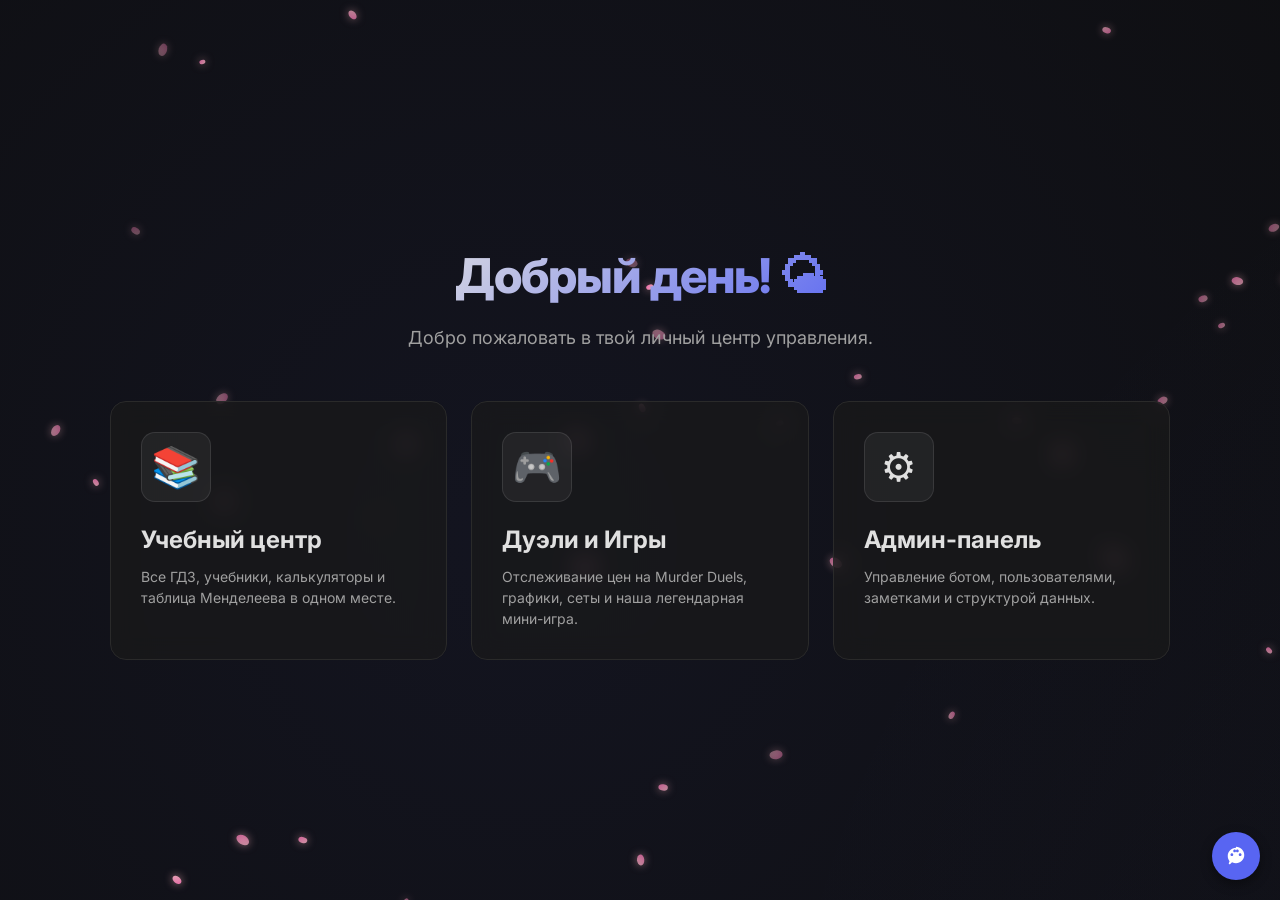
<file: index.html>
<!DOCTYPE html>
<html lang="ru">
<head>
  <meta charset="UTF-8">
  <meta name="viewport" content="width=device-width, initial-scale=1.0">
  <title>Главная — Мой проект</title>
  <link rel="preconnect" href="https://fonts.googleapis.com">
  <link rel="preconnect" href="https://fonts.gstatic.com" crossorigin>
  <link href="https://fonts.googleapis.com/css2?family=Inter:wght@400;500;600;700;800&display=swap" rel="stylesheet">
  <link rel="stylesheet" href="style.css">
  <style>
    /* ===== СТИЛИ ДЛЯ ГЛАВНОЙ СТРАНИЦЫ ===== */
    body {
      display: flex;
      justify-content: center;
      align-items: center;
      min-height: 100vh;
      overflow: hidden; /* Убираем скролл на главной */
    }

    .landing-container {
      position: relative;
      z-index: 10;
      display: flex;
      flex-direction: column;
      align-items: center;
      width: 100%;
      max-width: 1100px;
      padding: 20px;
      animation: fadeInUp 0.8s cubic-bezier(0.16, 1, 0.3, 1);
    }

    /* Приветствие */
    .landing-greeting {
      text-align: center;
      margin-bottom: 50px;
    }
    .landing-greeting h1 {
      font-size: 48px;
      font-weight: 800;
      margin-bottom: 12px;
      background: linear-gradient(135deg, var(--text-main) 0%, var(--accent-color) 100%);
      -webkit-background-clip: text;
      -webkit-text-fill-color: transparent;
      letter-spacing: -1px;
    }
    .landing-greeting p {
      font-size: 18px;
      color: var(--text-secondary);
    }

    /* Сетка карточек */
    .landing-grid {
      display: grid;
      grid-template-columns: repeat(auto-fit, minmax(280px, 1fr));
      gap: 24px;
      width: 100%;
    }

    .landing-card {
      position: relative;
      background: var(--card-bg);
      backdrop-filter: blur(12px);
      -webkit-backdrop-filter: blur(12px);
      border: 1px solid var(--border-color);
      border-radius: 16px;
      padding: 30px;
      text-decoration: none;
      color: var(--text-main);
      display: flex;
      flex-direction: column;
      align-items: flex-start;
      transition: all 0.3s cubic-bezier(0.175, 0.885, 0.32, 1.275);
      overflow: hidden;
    }

    .landing-card::before {
      content: '';
      position: absolute;
      top: 0; left: 0; width: 100%; height: 100%;
      background: linear-gradient(135deg, var(--accent-color) 0%, transparent 100%);
      opacity: 0;
      transition: opacity 0.3s ease;
      z-index: 0;
    }

    .landing-card > * {
      position: relative;
      z-index: 1;
    }

    .landing-card:hover {
      transform: translateY(-8px);
      border-color: var(--accent-color);
      box-shadow: 0 15px 30px rgba(0,0,0,0.4), 0 0 20px -5px var(--accent-color);
    }
    
    .landing-card:hover::before {
      opacity: 0.08;
    }

    .landing-icon {
      font-size: 40px;
      margin-bottom: 20px;
      background: rgba(255,255,255,0.05);
      width: 70px;
      height: 70px;
      display: flex;
      align-items: center;
      justify-content: center;
      border-radius: 14px;
      border: 1px solid rgba(255,255,255,0.1);
    }

    .landing-card h2 {
      font-size: 24px;
      font-weight: 700;
      margin-bottom: 8px;
    }

    .landing-card p {
      font-size: 14px;
      color: var(--text-secondary);
      line-height: 1.5;
    }

    /* Адаптив */
    @media (max-width: 768px) {
      .landing-greeting h1 { font-size: 32px; }
      .landing-grid { grid-template-columns: 1fr; }
      .landing-card { padding: 20px; }
    }
  </style>
</head>
<body>

  <!-- ФОН: САКУРА -->
  <svg class="sakura-tree" viewBox="0 0 1500 1500" preserveAspectRatio="xMidYMin slice">
    <!-- Твое дерево (скопируй сюда SVG из прошлых шагов или оставь пустым, если оно подтянется через JS) -->
  </svg>
  <canvas id="sakura-canvas"></canvas>

  <!-- Кнопка темы -->
  <button class="fab-theme" id="fab-theme-btn" title="Выбрать цвет темы">
    <svg viewBox="0 0 24 24"><path d="M12 3c-4.97 0-9 4.03-9 9 0 2.12.74 4.07 1.97 5.61L4.35 19.4c-.39.39-.39 1.02 0 1.41.39.39 1.02.39 1.41 0l1.9-1.9C9.22 19.58 10.57 20 12 20c4.97 0 9-4.03 9-9s-4.03-9-9-9zm-4.5 9c-.83 0-1.5-.67-1.5-1.5S6.67 9 7.5 9s1.5.67 1.5 1.5S8.33 12 7.5 12zm3-4c-.83 0-1.5-.67-1.5-1.5S9.67 5 10.5 5s1.5.67 1.5 1.5S11.33 8 10.5 8zm3 0c-.83 0-1.5-.67-1.5-1.5S12.67 5 13.5 5s1.5.67 1.5 1.5S14.33 8 13.5 8zm3 4c-.83 0-1.5-.67-1.5-1.5S15.67 9 16.5 9s1.5.67 1.5 1.5-.67 1.5-1.5 1.5z"/></svg>
  </button>
  <div class="fab-panel" id="fab-theme-panel"></div>

  <!-- ОСНОВНОЙ КОНТЕНТ -->
  <div class="landing-container">
    <div class="landing-greeting">
      <h1 id="greeting-text">Привет!</h1>
      <p>Добро пожаловать в твой личный центр управления.</p>
    </div>

    <div class="landing-grid">
      <!-- Карточка 1: Учеба -->
      <a href="school.html" class="landing-card">
        <div class="landing-icon">📚</div>
        <h2>Учебный центр</h2>
        <p>Все ГДЗ, учебники, калькуляторы и таблица Менделеева в одном месте.</p>
      </a>

      <!-- Карточка 2: Дуэли и Игры -->
      <a href="duels.html" class="landing-card">
        <div class="landing-icon">🎮</div>
        <h2>Дуэли и Игры</h2>
        <p>Отслеживание цен на Murder Duels, графики, сеты и наша легендарная мини-игра.</p>
      </a>

      <!-- Карточка 3: Админка -->
      <a href="admin.html" class="landing-card">
        <div class="landing-icon">⚙️</div>
        <h2>Админ-панель</h2>
        <p>Управление ботом, пользователями, заметками и структурой данных.</p>
      </a>
    </div>
  </div>

  <script>
    // 1. Приветствие по времени суток
    const hour = new Date().getHours();
    let greeting = "Привет!";
    if (hour >= 5 && hour < 12) greeting = "Доброе утро! ☀️";
    else if (hour >= 12 && hour < 18) greeting = "Добрый день! 🌤";
    else if (hour >= 18 && hour < 23) greeting = "Добрый вечер! 🌆";
    else greeting = "Доброй ночи! 🌙";
    document.getElementById('greeting-text').innerText = greeting;

    // 2. Загрузка темы (чтобы цвета совпадали с остальным сайтом)
    let currentTheme = JSON.parse(localStorage.getItem('custom_theme')) || {
      isLight: false,
      accent: '#5865F2',
      bg: '#0d0d0d',
      grad1: '#5865F2',
      grad2: '#5865F2',
      bgType: 'sakura'
    };

    function hexToRgb(hex) {
      const m = hex.replace('#', '').match(/.{2}/g);
      return m ? { r: parseInt(m[0], 16), g: parseInt(m[1], 16), b: parseInt(m[2], 16) } : { r: 0, g: 0, b: 0 };
    }
    function rgbToHex(r, g, b) {
      const toHex = (c) => Number(c).toString(16).padStart(2, '0');
      return `#${toHex(r)}${toHex(g)}${toHex(b)}`;
    }

    function applyTheme(theme) {
      currentTheme = theme;
      localStorage.setItem('custom_theme', JSON.stringify(theme));
      if (theme.isLight) document.body.classList.add('light-theme');
      else document.body.classList.remove('light-theme');

      document.body.classList.remove('bg-sakura', 'bg-jellyfish');
      if (theme.bgType === 'sakura') document.body.classList.add('bg-sakura');
      if (theme.bgType === 'jellyfish') document.body.classList.add('bg-jellyfish');

      document.documentElement.style.setProperty('--accent-color', theme.accent);
      document.body.style.backgroundColor = theme.bg;
      document.body.style.backgroundImage = `
        radial-gradient(circle at 20% 30%, ${theme.grad1}15, transparent 55%),
        radial-gradient(circle at 80% 70%, ${theme.grad2}10, transparent 55%)
      `;
    }

    // 3. Простая панель смены темы (упрощенная для главной)
    const panel = document.getElementById('fab-theme-panel');
    const fab = document.getElementById('fab-theme-btn');

    fab.addEventListener('click', (e) => {
      e.stopPropagation();
      panel.classList.toggle('open');
      if (panel.classList.contains('open')) {
        panel.innerHTML = `
          <div style="display:flex; justify-content:space-between; margin-bottom:10px;">
            <span style="font-weight:600; font-size:12px;">Тема</span>
            <label style="font-size:12px; cursor:pointer;">
              <input type="checkbox" ${currentTheme.isLight ? 'checked' : ''} onchange="toggleLight(this.checked)"> ☀️
            </label>
          </div>
          <div style="display:flex; gap:8px; margin-bottom:10px;">
             <button class="btn-refresh" style="flex:1; padding:4px; font-size:11px;" onclick="setBg('default')">Обычный</button>
             <button class="btn-refresh" style="flex:1; padding:4px; font-size:11px;" onclick="setBg('sakura')">Сакура</button>
             <button class="btn-refresh" style="flex:1; padding:4px; font-size:11px;" onclick="setBg('jellyfish')">Медузы</button>
          </div>
          <div style="display:flex; gap:6px;">
            ${['#5865F2', '#9b59b6', '#43b581', '#ed4245', '#e67e22', '#f1c40f'].map(c => `
              <div onclick="setAccent('${c}')" style="width:24px; height:24px; border-radius:50%; background:${c}; cursor:pointer; border:2px solid ${currentTheme.accent === c ? '#fff' : 'transparent'};"></div>
            `).join('')}
          </div>
        `;
      }
    });

    document.addEventListener('click', (e) => {
      if (panel && !panel.contains(e.target) && e.target !== fab) panel.classList.remove('open');
    });

    window.toggleLight = (val) => { currentTheme.isLight = val; applyTheme(currentTheme); };
    window.setBg = (type) => { currentTheme.bgType = type; applyTheme(currentTheme); fab.click(); fab.click(); /* перерисовка */ };
    window.setAccent = (color) => { currentTheme.accent = color; applyTheme(currentTheme); fab.click(); fab.click(); };

    // 4. Запуск
    applyTheme(currentTheme);

    // 5. Сакура (мини-версия для главной страницы)
    (function initSakura() {
      const canvas = document.getElementById('sakura-canvas');
      if (!canvas) return;
      const ctx = canvas.getContext('2d');
      let W, H;
      const petals = [];
      function resize() { W = canvas.width = window.innerWidth; H = canvas.height = window.innerHeight; }
      resize(); window.addEventListener('resize', resize);

      class Petal {
        constructor() { this.reset(true); }
        reset(randomY = false) {
          this.x = Math.random() * W; this.y = randomY ? Math.random() * H : (Math.random() * 100 - 50);
          this.size = Math.random() * 4 + 3; this.speedY = Math.random() * 0.4 + 0.2; this.speedX = Math.random() * 1 + 0.2;
          this.angle = Math.random() * Math.PI * 2; this.spin = (Math.random() - 0.5) * 0.04; this.sway = Math.random() * Math.PI * 2; this.swaySpeed = Math.random() * 0.02 + 0.005;
          this.opacity = Math.random() * 0.6 + 0.3;
        }
        update() {
          this.y += this.speedY; this.sway += this.swaySpeed; this.x += Math.sin(this.sway) * 1.5 + this.speedX; this.angle += this.spin;
          if (this.y > H + 20 || this.x > W + 20) this.reset(false);
        }
        draw() {
          ctx.save(); ctx.translate(this.x, this.y); ctx.rotate(this.angle);
          ctx.shadowColor = 'rgba(255, 182, 193, 0.8)'; ctx.shadowBlur = 8;
          ctx.beginPath(); ctx.ellipse(0, 0, this.size, this.size / 1.5, 0, 0, Math.PI * 2);
          const grad = ctx.createLinearGradient(-this.size, -this.size, this.size, this.size);
          grad.addColorStop(0, `rgba(255, 192, 203, ${this.opacity})`); grad.addColorStop(1, `rgba(255, 105, 180, ${this.opacity})`);
          ctx.fillStyle = grad; ctx.fill(); ctx.restore();
        }
      }
      for (let i = 0; i < 40; i++) petals.push(new Petal());
      function animate() { ctx.clearRect(0, 0, W, H); for (let p of petals) { p.update(); p.draw(); } requestAnimationFrame(animate); }
      animate();
    })();
  </script>
</body>
</html>
</file>
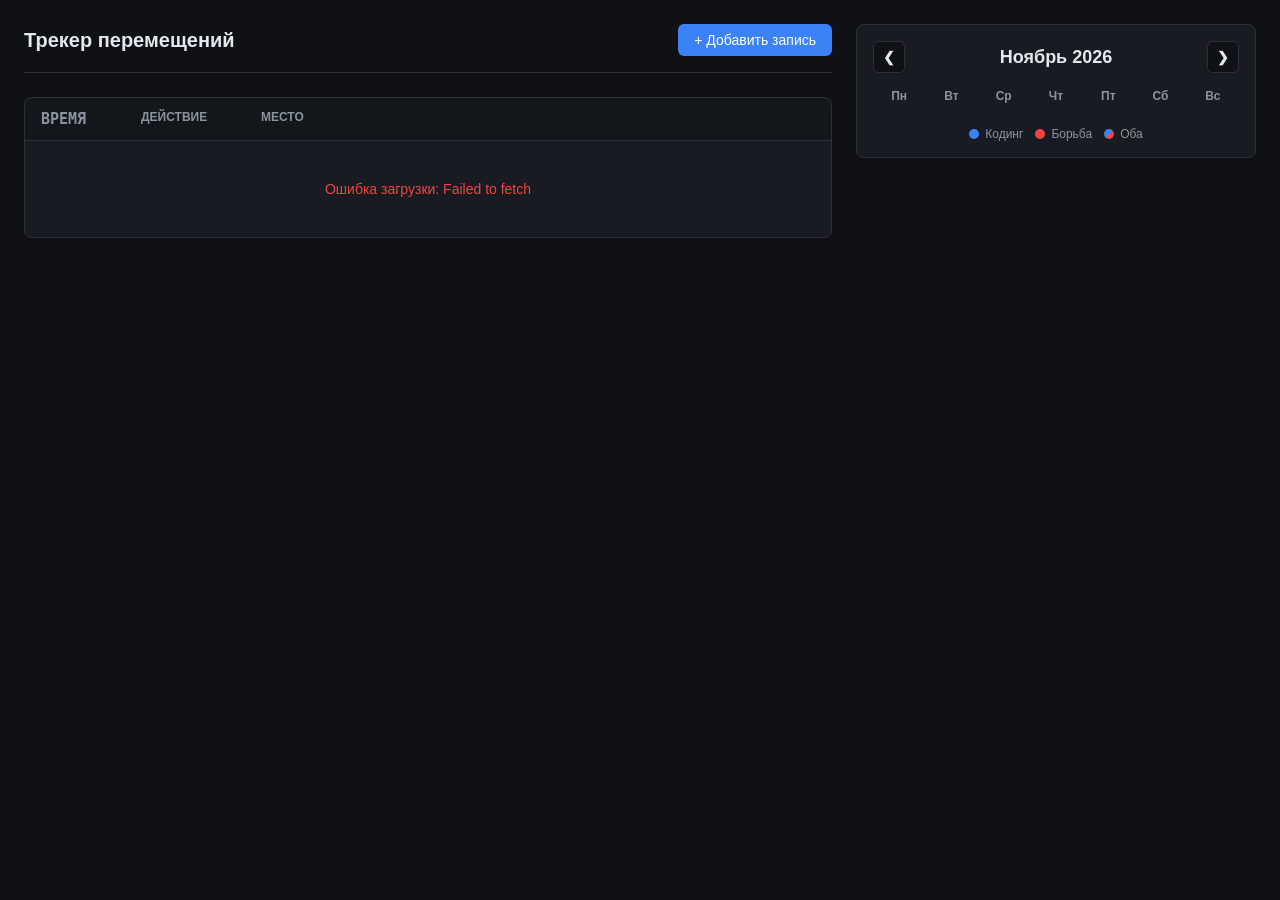
<file: tracker.html>
<!DOCTYPE html>
<html lang="ru">
<head>
  <meta charset="UTF-8">
  <meta name="viewport" content="width=device-width, initial-scale=1.0">
  <title>Трекер перемещений</title>
  <link rel="stylesheet" href="tracker.css">
</head>
<body>

  <div class="container">
    <div class="main-layout">
      
      <!-- ЛЕВАЯ КОЛОНКА: СПИСОК -->
      <div class="left-col">
        <header>
          <h1>Трекер перемещений</h1>
          <button class="btn-primary" onclick="toggleForm()">+ Добавить запись</button>
        </header>

        <div id="add-form" class="form-container" style="display: none;">
          <div class="form-row">
            <div class="input-group">
              <label>Время (пусто = сейчас)</label>
              <input type="time" id="input-time">
            </div>
            <div class="input-group">
              <label>Действие</label>
              <select id="input-action">
                <option value="arrived">Пришёл</option>
                <option value="left">Ушёл</option>
              </select>
            </div>
            <div class="input-group" style="flex: 2;">
              <label>Куда / Откуда / Комментарий</label>
              <input type="text" id="input-place" placeholder="Например: Школа, Борьба, Дом">
            </div>
            <div class="input-group" style="align-self: flex-end;">
              <button class="btn-success" onclick="addEntry()">Сохранить</button>
            </div>
          </div>
        </div>

        <div class="list-container">
          <div class="list-header">
            <div class="col-time">Время</div>
            <div class="col-action">Действие</div>
            <div class="col-place">Место</div>
            <div class="col-del"></div>
          </div>
          <div id="list-body">
            <div class="loading">Загрузка данных...</div>
          </div>
        </div>
      </div>

      <!-- ПРАВАЯ КОЛОНКА: КАЛЕНДАРЬ -->
      <div class="right-col">
        <div class="calendar-container">
          <div class="calendar-header">
            <button class="btn-cal" onclick="changeMonth(-1)">&#10094;</button>
            <h2 id="calendar-title">Ноябрь 2026</h2>
            <button class="btn-cal" onclick="changeMonth(1)">&#10095;</button>
          </div>
          <div class="calendar-weekdays">
            <div>Пн</div><div>Вт</div><div>Ср</div><div>Чт</div><div>Пт</div><div>Сб</div><div>Вс</div>
          </div>
          <div class="calendar-grid" id="calendar-grid"></div>
          <div class="calendar-legend">
            <span class="legend-item"><span class="dot dot-blue"></span> Кодинг</span>
            <span class="legend-item"><span class="dot dot-red"></span> Борьба</span>
            <span class="legend-item"><span class="dot dot-mixed"></span> Оба</span>
          </div>
        </div>
      </div>

    </div>
  </div>

  <!-- Модалка удаления -->
  <div id="confirm-modal" class="modal-overlay" style="display: none;">
    <div class="modal-box">
      <div class="modal-text" id="confirm-text">Удалить запись?</div>
      <div class="modal-actions">
        <button class="btn-cancel" onclick="closeConfirm()">Отмена</button>
        <button class="btn-confirm" onclick="executeDelete()">Удалить</button>
      </div>
    </div>
  </div>

  <script src="tracker.js"></script>
</body>
</html>
</file>
<file: style.css>
:root {
      --bg-color: #0d0d0d;
      --card-bg: rgba(26, 26, 26, 0.7);
      --card-hover: #222222;
      --border-color: #2a2a2a;
      --accent-color: #5865F2;
      --accent-hover: #4752c4;
      --text-main: #e0e0e0;
      --text-secondary: #a0a0a0;
      --status-active: #43b581;
      --status-banned: #f04747;
      --btn-danger: #ed4245;
      --btn-danger-hover: #c03537;
    }

    * {
      box-sizing: border-box;
      margin: 0;
      padding: 0;
    }

    body {
      background-color: var(--bg-color);
      background-image:
        radial-gradient(circle at 20% 30%, color-mix(in srgb, var(--accent-color) 8%, transparent), transparent 55%),
        radial-gradient(circle at 80% 70%, color-mix(in srgb, var(--accent-color) 5%, transparent), transparent 55%);
      background-attachment: fixed;
      background-size: 200% 200%, 200% 200%;
      animation: bgShift 60s ease-in-out infinite;
      color: var(--text-main);
      font-family: 'Inter', system-ui, -apple-system, sans-serif;
      font-size: 14px;
      line-height: 1.5;
      -webkit-font-smoothing: antialiased;
      min-height: 100vh;
    }

	  /* Широкая модалка для дуэлей */
.modal-window.duels-wide { max-width: 850px !important; }

/* Сетка предметов (делаем чуть крупнее) */
.duels-grid { grid-template-columns: repeat(auto-fill, minmax(160px, 1fr)) !important; }

/* Кнопки диапазонов графиков */
.duels-range-btns {
  display: flex;
  gap: 6px;
  margin-bottom: 12px;
}
.duels-range-btns button {
  flex: 1;
  padding: 6px;
  background: transparent;
  border: 1px solid var(--border-color);
  color: var(--text-secondary);
  border-radius: 6px;
  cursor: pointer;
  font-size: 12px;
  font-family: inherit;
  transition: all 0.15s;
}
.duels-range-btns button:hover { background: var(--card-hover); color: var(--text-main); }
.duels-range-btns button.active {
  background: var(--accent-color);
  color: #fff;
  border-color: var(--accent-color);
}

    @keyframes bgShift {
      0%   { background-position: 0% 50%, 100% 50%; }
      50%  { background-position: 100% 50%, 0% 50%; }
      100% { background-position: 0% 50%, 100% 50%; }
    }

    @media (prefers-reduced-motion: reduce) {
      body { animation: none; }
    }

    /* CANVAS ЧАСТИЦ */
    #bg-particles {
      position: fixed;
      top: 0;
      left: 0;
      width: 100%;
      height: 100%;
      z-index: 0;
      pointer-events: none;
    }

    #dashboard-screen {
      position: relative;
      z-index: 1;
    }

    /* СВЕЧЕНИЕ ПРИ НАВЕДЕНИИ */
    .note-card:hover,
    .useful-card:hover,
    .upd-card:hover,
    .gdz-card:hover {
      box-shadow:
        0 0 0 1px var(--accent-color),
        0 0 20px -2px var(--accent-color),
        0 8px 20px rgba(0,0,0,0.4);
    }

    .btn-primary:hover,
    .btn-refresh:hover,
    .btn-danger:hover {
      box-shadow:
        0 0 0 1px var(--accent-color),
        0 0 14px -2px var(--accent-color);
    }

    .nav-btn.active {
      box-shadow:
        0 2px 8px rgba(88,101,242,0.3),
        0 0 16px -2px var(--accent-color);
    }

    /* КАСКАД ПОЯВЛЕНИЯ КАРТОЧЕК */
    @keyframes cardStagger {
      from { opacity: 0; transform: translateY(12px) scale(0.98); }
      to   { opacity: 1; transform: translateY(0) scale(1); }
    }
    /* Красивая шапка для банок */
    .jar-header {
      display: flex;
      justify-content: space-between;
      align-items: center;
      padding: 16px;
      background: rgba(0,0,0,0.2);
      border-bottom: 1px solid var(--border-color);
    }
    .jar-nav-btn {
      background: var(--card-hover);
      border: 1px solid var(--border-color);
      color: var(--text-main);
      width: 40px;
      height: 40px;
      border-radius: 50%;
      display: flex;
      align-items: center;
      justify-content: center;
      cursor: pointer;
      font-size: 18px;
      transition: all 0.15s;
      flex-shrink: 0;
    }
    .jar-nav-btn:hover {
      background: var(--accent-color);
      color: #fff;
      border-color: var(--accent-color);
    }
    .jar-info {
      display: flex;
      flex-direction: column;
      align-items: center;
      gap: 4px;
      flex: 1;
    }
    .jar-name-input {
      background: transparent;
      border: 1px dashed transparent;
      color: var(--text-main);
      font-size: 18px;
      font-weight: 700;
      text-align: center;
      outline: none;
      transition: border-color 0.2s;
      width: 200px;
    }
    .jar-name-input:hover, .jar-name-input:focus {
      border-bottom-color: var(--accent-color);
    }
    .jar-target {
      display: flex;
      align-items: center;
      gap: 6px;
      font-size: 13px;
      color: var(--text-secondary);
    }
    .jar-target-input {
      background: rgba(255,255,255,0.05);
      border: 1px solid var(--border-color);
      color: var(--text-main);
      font-size: 13px;
      padding: 2px 6px;
      border-radius: 4px;
      width: 70px;
      text-align: center;
      outline: none;
    }
    .jar-target-input:focus {
      border-color: var(--accent-color);
    }

	  
	      /* Контейнер для банки и стрелок */
    .jar-wrapper {
      display: flex;
      align-items: center;
      justify-content: center;
      gap: 16px;
      width: 100%;
    }
    .jar-wrapper .card {
      flex: 1;
      max-width: 760px; /* Ограничиваем ширину самой банки */
    }
    
    /* Стрелки (выносим их чуть больше по размеру) */
    .jar-nav-btn {
      background: var(--card-bg);
      border: 1px solid var(--border-color);
      color: var(--text-main);
      width: 50px;
      height: 50px;
      border-radius: 50%;
      display: flex;
      align-items: center;
      justify-content: center;
      cursor: pointer;
      font-size: 22px;
      transition: all 0.15s;
      flex-shrink: 0;
      box-shadow: 0 4px 12px rgba(0,0,0,0.3);
    }
    .jar-nav-btn:hover {
      background: var(--accent-color);
      color: #fff;
      border-color: var(--accent-color);
      transform: scale(1.05);
    }
    /* УВЕЛИЧЕННАЯ БАНКА */
    .game-jar-visual {
      position: relative;
      width: 100%;
      max-width: 760px; /* Было 500 */
      height: 850px;    /* Было 550 */
      background: radial-gradient(circle at top, rgba(255,255,255,0.03), transparent 70%);
      overflow: hidden;
      display: flex;
      justify-content: center;
      margin: 0 auto;
    }
    .notes-grid > *,
    .useful-grid > *,
    .upd-grid > *,
    .gdz-grid > * {
      animation: cardStagger 0.4s cubic-bezier(0.16, 1, 0.3, 1) both;
    }

    .notes-grid > *:nth-child(1),
    .useful-grid > *:nth-child(1),
    .upd-grid > *:nth-child(1),
    .gdz-grid > *:nth-child(1)  { animation-delay: 0.00s; }
    .notes-grid > *:nth-child(2),
    .useful-grid > *:nth-child(2),
    .upd-grid > *:nth-child(2),
    .gdz-grid > *:nth-child(2)  { animation-delay: 0.05s; }
    .notes-grid > *:nth-child(3),
    .useful-grid > *:nth-child(3),
    .upd-grid > *:nth-child(3),
    .gdz-grid > *:nth-child(3)  { animation-delay: 0.10s; }
    .notes-grid > *:nth-child(4),
    .useful-grid > *:nth-child(4),
    .upd-grid > *:nth-child(4),
    .gdz-grid > *:nth-child(4)  { animation-delay: 0.15s; }
    .notes-grid > *:nth-child(5),
    .useful-grid > *:nth-child(5),
    .upd-grid > *:nth-child(5),
    .gdz-grid > *:nth-child(5)  { animation-delay: 0.20s; }
    .notes-grid > *:nth-child(6),
    .useful-grid > *:nth-child(6),
    .upd-grid > *:nth-child(6),
    .gdz-grid > *:nth-child(6)  { animation-delay: 0.25s; }
    .notes-grid > *:nth-child(7),
    .useful-grid > *:nth-child(7),
    .upd-grid > *:nth-child(7),
    .gdz-grid > *:nth-child(7)  { animation-delay: 0.30s; }
    .notes-grid > *:nth-child(8),
    .useful-grid > *:nth-child(8),
    .upd-grid > *:nth-child(8),
    .gdz-grid > *:nth-child(8)  { animation-delay: 0.35s; }
    .notes-grid > *:nth-child(n+9),
    .useful-grid > *:nth-child(n+9),
    .upd-grid > *:nth-child(n+9),
    .gdz-grid > *:nth-child(n+9) { animation-delay: 0.40s; }

    @media (prefers-reduced-motion: reduce) {
      .notes-grid > *, .useful-grid > *, .upd-grid > *, .gdz-grid > * {
        animation: none;
      }
    }

    /* АНИМАЦИИ */
    @keyframes fadeInUp {
      from { opacity: 0; transform: translateY(8px); }
      to { opacity: 1; transform: translateY(0); }
    }

    @keyframes toastIn {
      from { opacity: 0; transform: translateX(40px); }
      to { opacity: 1; transform: translateX(0); }
    }

    @keyframes toastOut {
      from { opacity: 1; transform: translateX(0); }
      to { opacity: 0; transform: translateX(40px); }
    }

    @keyframes slideInLeft {
      from { opacity: 0; transform: translateX(-16px); }
      to { opacity: 1; transform: translateX(0); }
    }

    @keyframes slideInRight {
      from { opacity: 0; transform: translateX(16px); }
      to { opacity: 1; transform: translateX(0); }
    }

    @keyframes popIn {
      0% { opacity: 0; transform: scale(0.9); }
      100% { opacity: 1; transform: scale(1); }
    }
    
    @keyframes msgSlide {
      from {
        opacity: 0;
        transform: translateY(10px) scale(0.98);
      }
      to {
        opacity: 1;
        transform: translateY(0) scale(1);
      }
    }

    .ai-msg {
      animation: msgSlide 0.3s cubic-bezier(0.16, 1, 0.3, 1);
    }

    @keyframes shimmer {
      0% { background-position: -200% 0; }
      100% { background-position: 200% 0; }
    }

    @keyframes bounceIn {
      0% { opacity: 0; transform: scale(0.3); }
      50% { opacity: 1; transform: scale(1.05); }
      70% { transform: scale(0.95); }
      100% { transform: scale(1); }
    }

    @keyframes rotate360 {
      from { transform: rotate(0deg); }
      to { transform: rotate(360deg); }
    }

    @keyframes gradientShift {
      0% { background-position: 0% 50%; }
      50% { background-position: 100% 50%; }
      100% { background-position: 0% 50%; }
    }

    @keyframes fadeIn {
      from { opacity: 0; }
      to { opacity: 1; }
    }

    @keyframes pulse {
      0%, 100% { opacity: 1; }
      50% { opacity: 0.6; }
    }

    /* TOAST-УВЕДОМЛЕНИЯ */
    .toast-container {
      position: fixed;
      top: 80px;
      right: 20px;
      z-index: 2000;
      display: flex;
      flex-direction: column;
      gap: 10px;
      pointer-events: none;
    }

    .toast {
      background: var(--card-bg);
      border: 1px solid var(--border-color);
      border-left: 3px solid var(--accent-color);
      border-radius: 8px;
      padding: 12px 16px;
      color: var(--text-main);
      font-size: 13px;
      box-shadow: 0 8px 24px rgba(0,0,0,0.5);
      min-width: 240px;
      max-width: 360px;
      pointer-events: auto;
      animation: toastIn 0.3s ease;
      word-break: break-word;
    }

    .toast.success { border-left-color: #43b581; }
    .toast.error { border-left-color: #ed4245; }
    .toast.info { border-left-color: var(--accent-color); }
    .toast.hiding { animation: toastOut 0.3s ease forwards; }

    /* ХЛЕБНЫЕ КРОШКИ */
    .crumbs {
      display: flex;
      align-items: center;
      gap: 6px;
      font-size: 12px;
      color: var(--text-secondary);
      margin-bottom: 12px;
      padding: 0 4px;
      flex-wrap: wrap;
    }

    .crumbs a {
      color: var(--text-secondary);
      text-decoration: none;
      cursor: pointer;
      padding: 2px 4px;
      border-radius: 3px;
      transition: color 0.15s, background-color 0.15s;
    }

    .crumbs a:hover {
      color: var(--text-main);
      background: var(--card-hover);
    }

    .crumbs .separator { opacity: 0.4; }
    .crumbs .current { color: var(--text-main); font-weight: 500; }

    /* ПОИСКОВАЯ СТРОКА */
    .search-bar {
      position: relative;
      padding: 12px 16px;
      border-bottom: 1px solid var(--border-color);
      display: flex;
      align-items: center;
    }

    .search-bar::before {
      content: '🔍';
      position: absolute;
      left: 28px;
      font-size: 13px;
      opacity: 0.5;
      pointer-events: none;
    }

    .search-bar input {
      width: 100%;
      background: #111;
      border: 1px solid var(--border-color);
      color: var(--text-main);
      padding: 8px 12px 8px 36px;
      border-radius: 6px;
      font-size: 13px;
      outline: none;
      font-family: inherit;
      transition: border-color 0.2s;
    }

    .search-bar input:focus {
      border-color: var(--accent-color);
    }

    /* ПОДВКЛАДКИ "БОТ" */
    .bot-subtabs {
      display: grid;
      grid-template-columns: 1fr 1fr 1fr;
      border-bottom: 1px solid var(--border-color);
    }

    .bot-subtab {
      background: transparent;
      border: none;
      color: var(--text-secondary);
      padding: 12px 16px;
      font-size: 14px;
      font-weight: 500;
      cursor: pointer;
      transition: all 0.15s ease;
      border-bottom: 2px solid transparent;
      font-family: inherit;
    }

    .bot-subtab:hover {
      color: var(--text-main);
      background: var(--card-hover);
    }

    .bot-subtab.active {
      color: var(--accent-color);
      border-bottom-color: var(--accent-color);
    }

    /* ЭКРАН АВТОРИЗАЦИИ */
    #login-screen {
      display: flex;
      justify-content: center;
      align-items: center;
      min-height: 100vh;
      padding: 16px;
    }

    .login-box {
      background: var(--card-bg);
      border: 1px solid var(--border-color);
      border-radius: 10px;
      box-shadow: 0 4px 16px rgba(0,0,0,0.3);
      padding: 32px 24px;
      width: 100%;
      max-width: 360px;
      text-align: center;
    }

    .login-box h2 {
      margin-bottom: 20px;
      font-size: 18px;
    }

    .form-input {
      width: 100%;
      background: #111;
      border: 1px solid var(--border-color);
      color: var(--text-main);
      padding: 10px 14px;
      border-radius: 6px;
      font-size: 14px;
      outline: none;
      font-family: inherit;
      margin-bottom: 16px;
      transition: border-color 0.2s;
    }

    .form-input:focus {
      border-color: var(--accent-color);
    }

    .login-error {
      color: var(--status-banned);
      font-size: 13px;
      margin-top: 12px;
      display: none;
    }

    /* ОСНОВНАЯ ПАНЕЛЬ */
    #dashboard-screen {
      display: block;
    }

    /* Навигация */
    header {
      background-color: rgba(26, 26, 26, 0.75);
      backdrop-filter: blur(14px);
      -webkit-backdrop-filter: blur(14px);
      border-bottom: 1px solid rgba(255, 255, 255, 0.06);
      position: sticky;
      top: 0;
      z-index: 100;
    }

    .nav-container {
      max-width: 1800px;
      margin: 0 auto;
      display: grid;
      grid-template-columns: 1fr auto 1fr;
      align-items: center;
      position: relative;
      padding: 8px 16px;
    }

    .nav-tabs {
      grid-column: 2;
      justify-content: center;
      display: flex;
      gap: 6px;
      overflow-x: auto;
      padding: 4px 0;
    }

    .nav-btn {
      background: transparent;
      border: 1px solid transparent;
      color: var(--text-secondary);
      padding: 8px 14px;
      font-size: 14px;
      font-weight: 500;
      border-radius: 6px;
      cursor: pointer;
      transition: all 0.2s ease;
      white-space: nowrap;
    }

    .nav-btn:hover {
      color: var(--text-main);
      background-color: var(--card-hover);
    }

    .nav-btn.active {
      background-color: var(--accent-color);
      color: #ffffff;
      box-shadow: 0 2px 8px rgba(88,101,242,0.3);
      animation: popIn 0.2s ease;
    }

    .header-right {
      grid-column: 3;
      justify-self: end;
      display: flex;
      align-items: center;
    }

    .btn-logout {
      background: transparent;
      border: 1px solid var(--border-color);
      color: var(--text-secondary);
      padding: 6px 12px;
      border-radius: 6px;
      cursor: pointer;
      font-size: 13px;
      white-space: nowrap;
      transition: all 0.15s ease;
    }

    .btn-logout:hover {
      background: var(--card-hover);
      color: var(--status-banned);
      border-color: var(--status-banned);
    }

    .btn-updates {
      background: transparent;
      border: 1px solid var(--border-color);
      color: var(--text-secondary);
      width: 36px;
      height: 36px;
      border-radius: 6px;
      cursor: pointer;
      font-size: 16px;
      display: inline-flex;
      align-items: center;
      justify-content: center;
      margin-left: 8px;
      transition: background-color 0.15s, border-color 0.15s, color 0.15s;
      position: relative;
      padding: 0;
    }

    .btn-updates svg {
      width: 18px;
      height: 18px;
      fill: currentColor;
    }

    .btn-updates:hover {
      background: var(--card-hover);
      color: var(--text-main);
      border-color: var(--accent-color);
    }

    .btn-updates::after {
      content: attr(data-count);
      position: absolute;
      top: -4px;
      right: -4px;
      background: var(--accent-color);
      color: #fff;
      font-size: 10px;
      font-weight: 700;
      min-width: 16px;
      height: 16px;
      padding: 0 4px;
      border-radius: 8px;
      display: flex;
      align-items: center;
      justify-content: center;
      border: 2px solid var(--card-bg);
    }

    .btn-updates[data-count]:not([data-count="0"])::after {
      animation: softPulse 2s ease-in-out infinite;
    }

    .btn-updates[data-count="0"]::after {
      display: none;
    }

    @media (max-width: 900px) {
      .nav-container {
        display: flex;
        justify-content: space-between;
      }
      .nav-tabs {
        justify-content: flex-start;
      }
    }

    /* Основной контейнер */
    main {
      max-width: 1800px;
      margin: 24px auto;
      padding: 0 16px;
    }

    .card {
      background-color: rgba(26, 26, 26, 0.7);
      backdrop-filter: blur(12px);
      -webkit-backdrop-filter: blur(12px);
      border: 1px solid rgba(255, 255, 255, 0.06);
      border-radius: 10px;
      box-shadow: 0 2px 12px rgba(0, 0, 0, 0.3);
      overflow: hidden;
      animation: fadeInUp 0.35s cubic-bezier(0.16, 1, 0.3, 1);
    }

    .card-header {
      padding: 14px 16px;
      border-bottom: 1px solid var(--border-color);
      display: flex;
      justify-content: space-between;
      align-items: center;
      flex-wrap: wrap;
      gap: 8px;
    }

    .header-actions {
      display: flex;
      align-items: center;
      gap: 8px;
    }

    .card-title {
      font-size: 16px;
      font-weight: 600;
    }

    /* ТРЕХКОЛОНОЧНЫЙ LAYOUT */
    .layout-3col {
      display: grid;
      grid-template-columns: 240px minmax(0, 1fr) 240px;
      gap: 20px;
      align-items: start;
    }

    .side-col {
      display: flex;
      flex-direction: column;
      gap: 16px;
      position: sticky;
      top: 80px;
    }

    .main-col {
      min-width: 0;
    }

    @media (max-width: 1400px) {
      .layout-3col {
        grid-template-columns: 1fr;
      }
      .side-col {
        position: static;
        display: grid;
        grid-template-columns: 1fr 1fr;
        gap: 16px;
      }
      .side-col-left { order: 2; margin-top: 16px; }
      .side-col-right { order: 3; }
      .main-col { order: 1; }
    }

    @media (max-width: 700px) {
      .side-col {
        grid-template-columns: 1fr;
      }
    }

    /* ВИДЖЕТЫ */
    .card-widget {
      background-color: rgba(26, 26, 26, 0.7);
      backdrop-filter: blur(12px);
      -webkit-backdrop-filter: blur(12px);
      border: 1px solid rgba(255, 255, 255, 0.06);
      border-radius: 10px;
      box-shadow: 0 2px 12px rgba(0, 0, 0, 0.3);
      padding: 14px;
      display: flex;
      flex-direction: column;
      max-height: 320px;
      overflow: hidden;
      animation: fadeInUp 0.3s ease;
    }
	
	    /* МИНИ-ИГРА: СОЕДИНИ ПРОВОДА */
    .wire-game {
      display: flex;
      justify-content: space-between;
      position: relative;
      padding: 20px 40px;
      background: rgba(0, 0, 0, 0.2);
      border-radius: 12px;
      border: 1px solid var(--border-color);
    }

    .wire-column {
      display: flex;
      flex-direction: column;
      gap: 20px;
      z-index: 2;
    }

    .wire-node {
      width: 40px;
      height: 40px;
      border-radius: 50%;
      border: 3px solid rgba(0, 0, 0, 0.5);
      cursor: pointer;
      transition: transform 0.2s, box-shadow 0.2s;
      position: relative;
    }

    .wire-node:hover {
      transform: scale(1.1);
      box-shadow: 0 0 10px rgba(255,255,255,0.3);
    }

    .wire-node.selected {
      box-shadow: 0 0 0 4px var(--accent-color);
      transform: scale(1.1);
    }

    .wire-node.connected {
      cursor: default;
      opacity: 0.6;
    }

    .wire-node.connected:hover {
      transform: none;
      box-shadow: none;
    }

    /* Слой для отрисовки линий (SVG) */
    #wire-svg {
      position: absolute;
      top: 0;
      left: 0;
      width: 100%;
      height: 100%;
      pointer-events: none;
      z-index: 1;
    }

    .wire-path {
      stroke-width: 6;
      fill: none;
      stroke-linecap: round;
      stroke-linejoin: round;
      animation: drawWire 0.3s ease-out forwards;
    }

    @keyframes drawWire {
      from { stroke-dasharray: 1000; stroke-dashoffset: 1000; }
      to { stroke-dasharray: 1000; stroke-dashoffset: 0; }
    }

    .card-widget-header {
      font-size: 15px;
      font-weight: 600;
      margin-bottom: 12px;
      padding-bottom: 8px;
      border-bottom: 1px solid var(--border-color);
      flex-shrink: 0;
    }

    .card-widget-body {
      flex: 1;
      overflow-y: auto;
      font-size: 13px;
    }

    .widget-row {
      display: flex;
      justify-content: space-between;
      padding: 6px 0;
      border-bottom: 1px solid rgba(255,255,255,0.05);
    }

    .widget-row:last-child {
      border-bottom: none;
    }

    .widget-row .label {
      color: var(--text-secondary);
    }

    .widget-row .value {
      font-weight: 500;
    }

    .widget-item-sub {
      font-size: 11px;
      color: var(--text-secondary);
      margin-top: 2px;
    }

    /* Табличные списки */
    .table-container {
      overflow-x: auto;
    }

    table {
      width: 100%;
      border-collapse: collapse;
      text-align: left;
    }

    th {
      background-color: rgba(0, 0, 0, 0.2);
      color: var(--text-secondary);
      font-weight: 500;
      padding: 12px 16px;
      border-bottom: 1px solid var(--border-color);
      font-size: 13px;
      white-space: nowrap;
    }

    td {
      padding: 12px 16px;
      border-bottom: 1px solid var(--border-color);
    }

    tr:last-child td {
      border-bottom: none;
    }

    tbody tr {
      transition: background-color 0.15s ease;
    }

    tbody tr.clickable {
      cursor: pointer;
    }

    tbody tr.clickable:hover {
      background-color: var(--card-hover);
    }

    .col-id {
      width: 70px;
      font-family: monospace;
      color: var(--text-secondary);
    }

    .sub-text {
      color: var(--text-secondary);
      font-size: 12px;
    }

    .truncate {
      max-width: 450px;
      white-space: nowrap;
      overflow: hidden;
      text-overflow: ellipsis;
    }

    .truncate-media {
      max-width: 320px;
      white-space: nowrap;
      overflow: hidden;
      text-overflow: ellipsis;
    }

    /* Кнопки общего назначения */
    .btn-primary {
      background: var(--accent-color);
      color: #fff;
      border: none;
      padding: 8px 14px;
      border-radius: 6px;
      font-size: 13px;
      font-weight: 500;
      cursor: pointer;
      display: inline-flex;
      align-items: center;
      gap: 6px;
      box-shadow: 0 2px 6px rgba(88,101,242,0.3);
      transition: all 0.15s ease;
    }

    .btn-primary:hover {
      background: var(--accent-hover);
      box-shadow: 0 4px 10px rgba(88,101,242,0.4);
    }

    .btn-primary:active {
      transform: scale(0.97);
      transition: transform 0.08s ease;
    }

    .btn-refresh:active,
    .btn-danger:active,
    .btn-logout:active,
    .btn-action:active,
    .nav-btn:active,
    .back-btn:active,
    .num-btn:active,
    .gdz-card:active,
    .useful-card:active,
    .upd-card:active {
      transform: scale(0.96);
      transition: transform 0.08s ease;
    }

    .btn-refresh {
      background: transparent;
      border: 1px solid var(--border-color);
      color: var(--text-main);
      padding: 6px 12px;
      border-radius: 6px;
      cursor: pointer;
      font-size: 13px;
      display: inline-flex;
      align-items: center;
      gap: 6px;
      transition: all 0.15s ease;
    }

    .btn-refresh:hover {
      background: var(--card-hover);
      border-color: #383838;
    }

    .btn-action {
      background: transparent;
      border: 1px solid var(--border-color);
      color: var(--text-main);
      padding: 4px 10px;
      border-radius: 6px;
      font-size: 12px;
      cursor: pointer;
      text-decoration: none;
      display: inline-flex;
      align-items: center;
      transition: all 0.15s ease;
    }

    .btn-action:hover {
      background: var(--card-hover);
    }

    .btn-action-danger {
      color: var(--status-banned);
      border-color: rgba(240, 71, 71, 0.4);
    }

    .btn-action-danger:hover {
      background: rgba(240, 71, 71, 0.15);
      border-color: var(--status-banned);
    }

    /* Профиль пользователя */
    .back-btn {
      background: transparent;
      border: 1px solid var(--border-color);
      color: var(--text-main);
      padding: 6px 12px;
      border-radius: 6px;
      cursor: pointer;
      display: inline-flex;
      align-items: center;
      gap: 6px;
      font-size: 13px;
      transition: all 0.15s ease;
    }

    .back-btn:hover {
      background-color: var(--card-hover);
    }

    .profile-hero {
      display: flex;
      gap: 24px;
      align-items: center;
      padding: 24px;
      border-bottom: 1px solid var(--border-color);
    }

    .btn-primary {
      transition: background 0.15s ease, box-shadow 0.15s ease, transform 0.1s ease;
    }

    .btn-primary:active {
      transform: scale(0.97);
      box-shadow:
        0 0 0 1px var(--accent-color),
        0 0 24px 0px var(--accent-color);
    }

    .profile-avatar {
      width: 80px;
      height: 80px;
      border-radius: 50%;
      background-color: var(--accent-color);
      display: flex;
      align-items: center;
      justify-content: center;
      font-size: 32px;
      font-weight: 700;
      color: #fff;
      object-fit: cover;
      flex-shrink: 0;
      border: 2px solid var(--border-color);
    }

    .profile-details-grid {
      display: grid;
      grid-template-columns: repeat(auto-fit, minmax(180px, 1fr));
      gap: 16px;
      padding: 20px 24px;
      border-bottom: 1px solid var(--border-color);
      background-color: rgba(0, 0, 0, 0.1);
    }

    .detail-item .label {
      font-size: 12px;
      color: var(--text-secondary);
      margin-bottom: 4px;
    }

    .detail-item .value {
      font-size: 14px;
      font-weight: 500;
    }

    .badge {
      display: inline-block;
      padding: 2px 8px;
      border-radius: 6px;
      font-size: 12px;
      font-weight: 500;
      white-space: nowrap;
    }

    .badge-active { background: rgba(67, 181, 129, 0.15); color: var(--status-active); }
    .badge-banned { background: rgba(240, 71, 71, 0.15); color: var(--status-banned); }

    .badge-media-photo { background: rgba(88, 101, 242, 0.2); color: #5865F2; }
    .badge-media-sticker { background: rgba(155, 89, 182, 0.2); color: #9b59b6; }
    .badge-media-animation { background: rgba(230, 126, 34, 0.2); color: #e67e22; }
    .badge-media-default { background: rgba(255, 255, 255, 0.1); color: var(--text-main); }

    .badge-val-const { background: rgba(46, 204, 113, 0.15); color: #2ecc71; border: 1px solid rgba(46, 204, 113, 0.3); }
    .badge-val-var { background: rgba(241, 196, 15, 0.15); color: #f1c40f; border: 1px solid rgba(241, 196, 15, 0.3); }
    .badge-val-inert { background: rgba(149, 165, 166, 0.15); color: #95a5a6; border: 1px solid rgba(149, 165, 166, 0.3); }

    .badge-sol-r { background: rgba(67, 181, 129, 0.15); color: #43b581; }
    .badge-sol-m { background: rgba(241, 196, 15, 0.15); color: #f1c40f; }
    .badge-sol-n { background: rgba(237, 66, 69, 0.15); color: #ed4245; }

    /* СЕТКА ЗАМЕТОК */
    .notes-grid {
      display: grid;
      grid-template-columns: repeat(2, 1fr);
      gap: 16px;
      padding: 16px;
    }

    @media (max-width: 768px) {
      .notes-grid {
        grid-template-columns: 1fr;
      }
    }

    .note-card {
      background-color: var(--card-bg);
      border: 1px solid var(--border-color);
      border-radius: 10px;
      box-shadow: 0 2px 8px rgba(0,0,0,0.15);
      padding: 16px;
      cursor: pointer;
      position: relative;
      display: flex;
      flex-direction: column;
      justify-content: space-between;
      min-height: 140px;
      transition: background-color 0.2s, border-color 0.2s, transform 0.2s, box-shadow 0.2s;
      animation: fadeInUp 0.35s cubic-bezier(0.16, 1, 0.3, 1);
    }   
    .gdz-card {
      background-color: rgba(26, 26, 26, 0.7);
      backdrop-filter: blur(12px);
      -webkit-backdrop-filter: blur(12px);
      border: 1px solid rgba(255, 255, 255, 0.06);
    }
    
    .note-card:hover {
      background-color: var(--card-hover);
      border-color: #383838;
      transform: translateY(-4px);
      box-shadow: 0 8px 20px rgba(0,0,0,0.35);
    }

    .note-card-header {
      display: flex;
      justify-content: space-between;
      align-items: flex-start;
      margin-bottom: 8px;
    }

    .note-card-title {
      font-size: 15px;
      font-weight: 700;
      white-space: nowrap;
      overflow: hidden;
      text-overflow: ellipsis;
      margin-right: 24px;
    }

    .note-pin-badge {
      font-size: 11px;
      font-weight: 600;
      color: var(--accent-color);
      flex-shrink: 0;
      text-transform: uppercase;
      letter-spacing: 0.5px;
    }

    .note-card-preview {
      color: var(--text-secondary);
      font-size: 13px;
      line-height: 1.4;
      display: -webkit-box;
      -webkit-line-clamp: 3;
      -webkit-box-orient: vertical;
      overflow: hidden;
      margin-bottom: 16px;
      word-break: break-word;
    }

    .note-card-date {
      font-size: 11px;
      color: #666;
    }

    /* РЕДАКТОР ЗАМЕТКИ */
    .note-editor {
      padding: 20px 24px;
      display: flex;
      flex-direction: column;
      gap: 16px;
    }

    .note-input-title {
      background: #111;
      border: 1px solid var(--border-color);
      border-radius: 6px;
      color: var(--text-main);
      font-size: 18px;
      font-weight: 700;
      padding: 12px 16px;
      outline: none;
      font-family: inherit;
    }

    .note-input-title:focus {
      border-color: var(--accent-color);
    }

    .note-input-text {
      background: #111;
      border: 1px solid var(--border-color);
      border-radius: 6px;
      color: var(--text-main);
      font-size: 14px;
      padding: 14px 16px;
      outline: none;
      font-family: inherit;
      min-height: 260px;
      resize: vertical;
      line-height: 1.6;
    }

    .note-input-text:focus {
      border-color: var(--accent-color);
    }

    .note-editor-toolbar {
      display: flex;
      justify-content: space-between;
      align-items: center;
      flex-wrap: wrap;
      gap: 12px;
      padding-top: 8px;
    }

    .btn-danger {
      background: var(--btn-danger);
      color: #fff;
      border: none;
      padding: 8px 14px;
      border-radius: 6px;
      font-size: 13px;
      cursor: pointer;
      transition: all 0.15s ease;
    }

    .btn-danger:hover {
      background: var(--btn-danger-hover);
    }

    /* СТИЛИ ГДЗ */
    .gdz-grid {
      display: grid;
      grid-template-columns: 1fr 1fr;
      gap: 12px;
      padding: 16px;
    }

    @media (max-width: 700px) {
      .gdz-grid { grid-template-columns: 1fr; }
    }

    .gdz-card {
      background: var(--card-bg);
      border: 1px solid var(--border-color);
      border-radius: 8px;
      padding: 16px;
      cursor: pointer;
      transition: background-color 0.15s, border-color 0.15s;
    }

    .gdz-card:hover {
      background: var(--card-hover);
      border-color: #383838;
    }

    .gdz-card-title {
      font-size: 15px;
      font-weight: 600;
      margin-bottom: 6px;
    }

    .gdz-card-sub {
      font-size: 12px;
      color: var(--text-secondary);
    }

    .nums-grid {
      display: grid;
      grid-template-columns: repeat(10, 1fr);
      gap: 6px;
      padding: 16px;
    }

    @media (max-width: 700px) {
      .nums-grid { grid-template-columns: repeat(5, 1fr); }
    }

    .num-btn {
      background: var(--card-bg);
      border: 1px solid var(--border-color);
      color: var(--text-main);
      padding: 10px 0;
      border-radius: 6px;
      font-size: 13px;
      font-weight: 500;
      cursor: pointer;
      text-align: center;
      transition: background-color 0.15s, border-color 0.15s;
    }

    .num-btn:hover {
      background: var(--card-hover);
      border-color: var(--accent-color);
    }

    .num-btn.active {
      background: var(--accent-color);
      color: #fff;
      border-color: var(--accent-color);
    }

    .gdz-img-wrap {
      padding: 16px;
      text-align: center;
    }

    .gdz-img-wrap img {
      max-width: 100%;
      border-radius: 8px;
      border: 1px solid var(--border-color);
      margin-top: 16px;
    }

    /* ТАБЛИЦА МЕНДЕЛЕЕВА */
    .pt-grid {
      display: grid;
      grid-template-columns: repeat(18, 1fr);
      gap: 4px;
      padding: 16px;
      overflow-x: auto;
    }

    @media (max-width: 900px) {
      .pt-grid {
        grid-template-columns: repeat(18, 40px);
      }
    }

    .pt-cell {
      position: relative;
      aspect-ratio: 1 / 1;
      background: var(--card-bg);
      border: 1px solid var(--border-color);
      border-radius: 6px;
      padding: 4px;
      cursor: pointer;
      display: flex;
      flex-direction: column;
      justify-content: space-between;
      transition: transform 0.15s, box-shadow 0.15s;
      z-index: 1;
      user-select: none;
      animation: fadeInUp 0.3s ease;
    }

    .pt-cell:hover {
      transform: scale(1.5);
      z-index: 10;
      box-shadow: 0 4px 16px rgba(0,0,0,0.6);
      border-color: var(--accent-color);
    }

    .pt-cell .num {
      font-size: 9px;
      color: var(--text-secondary);
      line-height: 1;
    }

    .pt-cell .sym {
      font-size: 15px;
      font-weight: 700;
      text-align: center;
      line-height: 1;
    }

    .pt-cell .nm {
      font-size: 8px;
      color: var(--text-secondary);
      text-align: center;
      line-height: 1;
      white-space: nowrap;
      overflow: hidden;
      text-overflow: ellipsis;
    }

    .pt-cell::after {
      content: '';
      position: absolute;
      bottom: 0;
      left: 0;
      right: 0;
      height: 3px;
      border-radius: 0 0 6px 6px;
    }

    .pt-cell.type-alkali::after { background: #f39c12; }
    .pt-cell.type-alkaline::after { background: #e67e22; }
    .pt-cell.type-transition::after { background: #95a5a6; }
    .pt-cell.type-post_transition::after { background: #7f8c8d; }
    .pt-cell.type-metalloid::after { background: #16a085; }
    .pt-cell.type-nonmetal::after { background: #3498db; }
    .pt-cell.type-halogen::after { background: #9b59b6; }
    .pt-cell.type-noble::after { background: #e74c3c; }

    .pt-legend {
      display: flex;
      flex-wrap: wrap;
      gap: 12px;
      padding: 12px 16px 16px;
      border-top: 1px solid var(--border-color);
      font-size: 12px;
      color: var(--text-secondary);
    }

    .pt-legend-item {
      display: flex;
      align-items: center;
      gap: 6px;
    }

    .pt-legend-color {
      width: 12px;
      height: 12px;
      border-radius: 3px;
      flex-shrink: 0;
    }

    /* РАЗДЕЛ: ПОЛЕЗНОЕ */
    .useful-grid {
      display: grid;
      grid-template-columns: 1fr 1fr;
      gap: 16px;
      padding: 16px;
    }

    @media (max-width: 700px) {
      .useful-grid { grid-template-columns: 1fr; }
    }

    .useful-card {
      background: var(--card-bg);
      border: 1px solid var(--border-color);
      border-radius: 10px;
      box-shadow: 0 2px 8px rgba(0,0,0,0.15);
      padding: 16px;
      cursor: pointer;
      display: flex;
      flex-direction: column;
      justify-content: space-between;
      min-height: 140px;
      transition: background-color 0.15s, border-color 0.15s, transform 0.15s;
      animation: fadeInUp 0.3s ease;
    }

    .useful-card:hover {
      background: var(--card-hover);
      border-color: #383838;
      transform: translateY(-2px);
    }

    .useful-card-title {
      font-size: 15px;
      font-weight: 700;
      margin-bottom: 8px;
      white-space: nowrap;
      overflow: hidden;
      text-overflow: ellipsis;
    }

    .useful-card-preview {
      color: var(--text-secondary);
      font-size: 13px;
      line-height: 1.5;
      display: -webkit-box;
      -webkit-line-clamp: 4;
      -webkit-box-orient: vertical;
      overflow: hidden;
      margin-bottom: 16px;
      word-break: break-word;
    }

    .useful-card-date {
      font-size: 11px;
      color: #666;
    }

    .useful-section-content-view {
      padding: 20px 24px;
      font-size: 14px;
      line-height: 1.8;
      color: var(--text-main);
    }

    .useful-section-content-view p {
      margin: 0 0 12px 0;
      white-space: pre-wrap;
      word-break: break-word;
    }

    .useful-section-content-view p:last-child {
      margin-bottom: 0;
    }

        /* МИНИ-ИГРА (ФИЗИКА) */
    .game-layout {
      display: grid;
      grid-template-columns: 1fr 280px;
      gap: 20px;
      align-items: start;
    }

    @media (max-width: 800px) {
      .game-layout { grid-template-columns: 1fr; }
    }

    .game-jar-container {
      display: flex;
      flex-direction: column;
      gap: 12px;
      align-items: center;
      width: 100%;
    }

    .game-jar-visual {
      position: relative;
      width: 100%;
      max-width: 500px;
      height: 550px;
      /* Убрали рамки, теперь их рисует Canvas */
      background: radial-gradient(circle at top, rgba(255,255,255,0.03), transparent 70%);
      overflow: hidden;
      display: flex;
      justify-content: center;
    }


    #game-canvas {
      display: block;
      width: 100%;
      height: 100%;
    }

    .game-sum-display {
      text-align: center;
      font-size: 24px;
      font-weight: 700;
      font-family: 'Courier New', monospace;
      color: var(--text-main);
      margin-top: 8px;
    }

    .game-sum-display span {
      color: var(--accent-color);
    }

    .game-sum-display.error span { color: var(--status-banned); }
    .game-sum-display.success span { color: #43b581; }

    .game-input-area {
      display: flex;
      gap: 8px;
      width: 100%;
      max-width: 500px;
    }

    .game-input-area input {
      flex: 1;
      background: #111;
      border: 1px solid var(--border-color);
      border-radius: 6px;
      color: var(--text-main);
      padding: 12px 16px;
      font-size: 16px;
      font-weight: 600;
      outline: none;
      font-family: inherit;
    }

    .game-input-area input:focus {
      border-color: var(--accent-color);
    }

    .game-input-area button {
      background: var(--accent-color);
      color: #fff;
      border: none;
      border-radius: 6px;
      padding: 0 24px;
      font-size: 16px;
      font-weight: 600;
      cursor: pointer;
      transition: background 0.15s;
    }

    .game-input-area button:hover {
      background: var(--accent-hover);
    }

    .game-history-list {
      max-height: 550px;
      overflow-y: auto;
      display: flex;
      flex-direction: column;
      gap: 6px;
    }

    .game-history-item {
      display: flex;
      justify-content: space-between;
      align-items: center;
      background: rgba(255, 255, 255, 0.04);
      border: 1px solid var(--border-color);
      border-radius: 6px;
      padding: 8px 12px;
      font-family: 'Courier New', monospace;
      font-size: 14px;
      font-weight: 600;
    }

    .game-history-item button {
      background: transparent;
      border: none;
      color: var(--text-secondary);
      font-size: 18px;
      cursor: pointer;
      padding: 0 4px;
      line-height: 1;
    }

    .game-history-item button:hover {
      color: var(--status-banned);
    }

    .formula-inline {
      display: inline-block;
      background: #111;
      border: 1px solid var(--border-color);
      border-radius: 3px;
      padding: 1px 8px;
      font-family: 'Courier New', Consolas, monospace;
      font-size: 13px;
      color: #e8e8e8;
      margin: 0 2px;
      vertical-align: middle;
    }

    .useful-view-header {
      padding: 16px 24px;
      border-bottom: 1px solid var(--border-color);
    }

    .useful-view-title {
      font-size: 20px;
      font-weight: 700;
      margin-bottom: 6px;
    }

    .useful-view-dates {
      font-size: 12px;
      color: var(--text-secondary);
    }

    .useful-view-actions {
      display: flex;
      gap: 8px;
      padding: 16px 24px;
      border-top: 1px solid var(--border-color);
    }

    .useful-edit-form {
      padding: 20px 24px;
      display: flex;
      flex-direction: column;
      gap: 16px;
    }

    .useful-toolbar {
      display: flex;
      gap: 8px;
      margin-bottom: 8px;
      flex-wrap: wrap;
    }

    .useful-divider {
      border: none;
      border-top: 1px solid var(--border-color);
      margin: 16px 0;
    }

    /* РЕДАКТОР СТРУКТУРЫ ДАННЫХ */
    .ds-textarea {
      width: 100%;
      min-height: 600px;
      background: #111;
      border: none;
      color: var(--text-main);
      font-family: 'Courier New', Consolas, monospace;
      font-size: 13px;
      line-height: 1.6;
      padding: 16px;
      outline: none;
      resize: vertical;
      white-space: pre;
      overflow: auto;
    }

    .ds-status-bar {
      display: flex;
      justify-content: space-between;
      align-items: center;
      padding: 8px 16px;
      border-top: 1px solid var(--border-color);
      font-size: 12px;
      color: var(--text-secondary);
      background: rgba(0, 0, 0, 0.15);
      flex-wrap: wrap;
      gap: 8px;
    }

    .ds-status-bar .ds-valid { color: #43b581; }
    .ds-status-bar .ds-invalid { color: #ed4245; }

    .ds-header-select {
      background: #111;
      border: 1px solid var(--border-color);
      color: var(--text-main);
      padding: 6px 10px;
      border-radius: 6px;
      font-size: 13px;
      font-family: inherit;
      cursor: pointer;
    }

    /* ЭКРАН ОБНОВЛЕНИЙ */
    .upd-filters {
      display: flex;
      flex-direction: column;
      gap: 8px;
      padding: 12px 16px;
      border-bottom: 1px solid var(--border-color);
    }

    .upd-filter-row {
      display: flex;
      gap: 8px;
      flex-wrap: wrap;
    }

        /* ГЕНЕРАЦИЯ ПАРАГРАФА */
    .gen-top-row {
      display: grid;
      grid-template-columns: 1fr 280px;
      gap: 16px;
      padding: 16px;
      border-bottom: 1px solid var(--border-color);
    }

    @media (max-width: 700px) {
      .gen-top-row { grid-template-columns: 1fr; }
    }

    .gen-prompt-cell,
    .gen-params-cell {
      display: flex;
      flex-direction: column;
    }

    .gen-btn-row {
      display: flex;
      gap: 6px;
      flex-wrap: wrap;
    }

    .gen-opt-btn {
      background: transparent;
      border: 1px solid var(--border-color);
      color: var(--text-secondary);
      padding: 6px 10px;
      border-radius: 6px;
      cursor: pointer;
      font-size: 12px;
      font-family: inherit;
      transition: all 0.15s;
    }

    .gen-opt-btn:hover {
      background: var(--card-hover);
      color: var(--text-main);
    }

    .gen-opt-btn.active {
      background: var(--accent-color);
      color: #fff;
      border-color: var(--accent-color);
    }

    .gen-preview-cell {
      padding: 16px;
      display: flex;
      flex-direction: column;
    }

    .gen-preview-cell .note-input-text {
      min-height: 300px;
    }

    .gen-actions {
      display: flex;
      gap: 8px;
      padding: 16px;
      border-top: 1px solid var(--border-color);
      flex-wrap: wrap;
    }

    .gen-actions .btn-primary:disabled,
    .gen-actions .btn-primary[disabled] {
      opacity: 0.5;
      cursor: not-allowed;
    }

    .upd-filter-btn {
      background: transparent;
      border: 1px solid var(--border-color);
      color: var(--text-secondary);
      padding: 6px 12px;
      border-radius: 6px;
      cursor: pointer;
      font-size: 13px;
      transition: all 0.15s;
    }

    .upd-filter-btn:hover {
      background: var(--card-hover);
      color: var(--text-main);
    }

    .upd-filter-btn.active {
      background: var(--accent-color);
      color: #fff;
      border-color: var(--accent-color);
    }

    .btn-cat {
      background: transparent;
      border: 1px solid var(--border-color);
      color: var(--text-secondary);
      padding: 6px 12px;
      border-radius: 6px;
      cursor: pointer;
      font-size: 13px;
      transition: all 0.15s;
    }

    .upd-group-header {
      display: flex;
      align-items: center;
      justify-content: center;
      gap: 16px;
      padding: 24px 16px 12px;
      width: 100%;
    }

    .upd-group-line {
      flex: 1;
      height: 1px;
      background: rgba(255, 255, 255, 0.15);
      max-width: 100%;
    }

    .upd-group-title {
      font-size: 12px;
      font-weight: 600;
      color: var(--text-secondary);
      text-transform: uppercase;
      letter-spacing: 0.5px;
      white-space: nowrap;
      flex-shrink: 0;
    }
    
    .btn-cat:hover {
      background: var(--card-hover);
      color: var(--text-main);
    }

    .btn-cat.active {
      background: var(--accent-color);
      color: #fff;
      border-color: var(--accent-color);
    }

    .upd-grid {
      display: block;
      padding: 16px;
    }

    .upd-group-cards {
      display: grid;
      grid-template-columns: 1fr 1fr;
      gap: 16px;
      padding-bottom: 8px;
    }

    @media (max-width: 700px) {
      .upd-group-cards { grid-template-columns: 1fr; }
    }

    .upd-card {
      background: var(--card-bg);
      border: 1px solid var(--border-color);
      border-left-width: 4px;
      border-radius: 10px;
      box-shadow: 0 2px 8px rgba(0,0,0,0.15);
      padding: 14px 16px;
      cursor: pointer;
      display: flex;
      flex-direction: column;
      justify-content: space-between;
      min-height: 120px;
      transition: background-color 0.15s, border-color 0.15s, transform 0.15s;
      animation: fadeInUp 0.3s ease;
    }

    .upd-card:hover {
      background: var(--card-hover);
      transform: translateY(-2px);
    }

    .upd-card.status-done { border-left-color: #43b581; }
    .upd-card.status-in_progress { border-left-color: #f1c40f; }
    .upd-card.status-not_done { border-left-color: #6a6a6a; }

    .upd-card-title {
      font-size: 15px;
      font-weight: 700;
      line-height: 1.3;
      margin-bottom: 6px;
      display: -webkit-box;
      -webkit-line-clamp: 2;
      -webkit-box-orient: vertical;
      overflow: hidden;
    }

    .upd-card-preview {
      color: var(--text-secondary);
      font-size: 13px;
      line-height: 1.4;
      display: -webkit-box;
      -webkit-line-clamp: 3;
      -webkit-box-orient: vertical;
      overflow: hidden;
      margin-bottom: 12px;
      word-break: break-word;
    }

    .upd-card-footer {
      display: flex;
      justify-content: space-between;
      align-items: center;
      gap: 8px;
      margin-top: auto;
    }

    @keyframes tabPulse {
      0% { box-shadow: 0 2px 8px rgba(88,101,242,0.3), 0 0 0 0 rgba(88,101,242,0.4); }
      70% { box-shadow: 0 2px 8px rgba(88,101,242,0.3), 0 0 0 8px rgba(88,101,242,0); }
      100% { box-shadow: 0 2px 8px rgba(88,101,242,0.3), 0 0 0 0 rgba(88,101,242,0); }
    }

    .nav-btn.active {
      animation: popIn 0.2s ease, tabPulse 2s ease-in-out infinite;
    }

    .badge-upd-done { background: rgba(67, 181, 129, 0.15); color: #43b581; }
    .badge-upd-in_progress { background: rgba(241, 196, 15, 0.15); color: #f1c40f; }
    .badge-upd-not_done { background: rgba(106, 106, 106, 0.2); color: #a0a0a0; }

    .upd-status-switch {
      display: flex;
      gap: 8px;
      margin-bottom: 8px;
    }

    .upd-status-btn {
      flex: 1;
      padding: 8px 12px;
      border-radius: 6px;
      border: 1px solid var(--border-color);
      background: #111;
      color: var(--text-secondary);
      font-size: 13px;
      font-weight: 500;
      cursor: pointer;
      text-align: center;
      transition: all 0.15s;
    }

    .upd-status-btn.selected-done {
      background: rgba(67, 181, 129, 0.2);
      border-color: #43b581;
      color: #43b581;
    }
	
	    .game-quick-btns {
      display: flex;
      gap: 8px;
      margin-top: 8px;
      width: 100%;
      max-width: 500px;
    }

    .game-quick-btns button {
      flex: 1;
      background: rgba(255, 255, 255, 0.03);
      border: 1px solid var(--border-color);
      color: var(--text-main);
      border-radius: 6px;
      padding: 10px 0;
      font-size: 15px;
      font-weight: 600;
      cursor: pointer;
      transition: all 0.15s;
      font-family: inherit;
    }

    .game-quick-btns button:hover {
      background: var(--card-hover);
      border-color: var(--accent-color);
      color: var(--accent-color);
    }

    .game-quick-btns button:active {
      transform: scale(0.95);
    }

    .upd-status-btn.selected-in_progress {
      background: rgba(241, 196, 15, 0.2);
      border-color: #f1c40f;
      color: #f1c40f;
    }

    .upd-status-btn.selected-not_done {
      background: rgba(106, 106, 106, 0.2);
      border-color: #a0a0a0;
      color: #e0e0e0;
    }

    /* ПЛАВАЮЩАЯ КНОПКА ПАЛИТРЫ */
    .fab-theme {
      position: fixed;
      bottom: 20px;
      right: 20px;
      width: 48px;
      height: 48px;
      border-radius: 50%;
      background: var(--accent-color);
      color: #fff;
      border: none;
      font-size: 20px;
      cursor: pointer;
      box-shadow: 0 4px 12px rgba(0,0,0,0.4);
      z-index: 900;
      display: flex;
      align-items: center;
      justify-content: center;
      transition: transform 0.2s, background-color 0.2s;
      padding: 0;
    }

    .fab-theme svg {
      width: 22px;
      height: 22px;
      fill: currentColor;
    }

    .fab-theme:hover {
      transform: scale(1.08);
    }

    /* НОВАЯ ПАНЕЛЬ КАСТОМИЗАЦИИ */
    .fab-panel {
      position: fixed;
      bottom: 80px;
      right: 20px;
      background: rgba(26, 26, 26, 0.95);
      backdrop-filter: blur(16px);
      border: 1px solid var(--border-color);
      border-radius: 12px;
      padding: 16px;
      box-shadow: 0 10px 30px rgba(0,0,0,0.6);
      z-index: 900;
      display: none;
      flex-direction: column;
      width: 320px;
      gap: 12px;
    }
    .fab-panel.open { display: flex; }

    .theme-tabs {
      display: flex;
      gap: 6px;
      border-bottom: 1px solid var(--border-color);
      padding-bottom: 8px;
    }
    .theme-tab {
      flex: 1;
      padding: 8px 0;
      text-align: center;
      font-size: 12px;
      font-weight: 600;
      color: var(--text-secondary);
      background: transparent;
      border: none;
      border-radius: 6px;
      cursor: pointer;
      transition: all 0.15s;
    }
    .theme-tab:hover { background: var(--card-hover); color: var(--text-main); }
    .theme-tab.active { background: var(--accent-color); color: #fff; }

    .theme-section { display: none; flex-direction: column; gap: 10px; }
    .theme-section.active { display: flex; }

    .color-preview-box {
      height: 40px;
      border-radius: 8px;
      border: 1px solid var(--border-color);
      width: 100%;
      margin-bottom: 4px;
    }

    /* Слайдеры RGB */
    .rgb-row {
      display: flex;
      align-items: center;
      gap: 8px;
    }
    .rgb-label {
      font-size: 11px;
      font-weight: bold;
      width: 15px;
      text-align: center;
    }
    .rgb-label.r { color: #ed4245; }
    .rgb-label.g { color: #43b581; }
    .rgb-label.b { color: #5865F2; }
    
    .rgb-slider {
      flex: 1;
      -webkit-appearance: none;
      height: 6px;
      border-radius: 3px;
      outline: none;
      background: #333;
    }
    .rgb-slider::-webkit-slider-thumb {
      -webkit-appearance: none;
      width: 14px;
      height: 14px;
      border-radius: 50%;
      background: #fff;
      cursor: pointer;
      border: 2px solid #111;
    }
    
    .theme-actions {
      display: flex;
      gap: 8px;
      margin-top: 8px;
      padding-top: 12px;
      border-top: 1px solid var(--border-color);
    }

    /* Модальное окно */
    .modal-overlay {
      position: fixed;
      top: 0;
      left: 0;
      width: 100%;
      height: 100%;
      background: rgba(0, 0, 0, 0.7);
      display: flex;
      justify-content: center;
      align-items: center;
      z-index: 1000;
      opacity: 0;
      pointer-events: none;
      transition: opacity 0.25s ease;
      backdrop-filter: blur(0px);
    }

    .modal-overlay.active {
      opacity: 1;
      pointer-events: auto;
      backdrop-filter: blur(4px);
      transition: opacity 0.25s ease, backdrop-filter 0.25s ease;
    }

    .modal-window {
      background-color: rgba(26, 26, 26, 0.85);
      backdrop-filter: blur(16px);
      -webkit-backdrop-filter: blur(16px);
      border: 1px solid rgba(255, 255, 255, 0.08);
      border-radius: 12px;
      box-shadow: 0 20px 60px rgba(0, 0, 0, 0.7);
      width: 100%;
      max-width: 540px;
      margin: 16px;
      display: flex;
      flex-direction: column;
      transform: scale(0.96);
      transition: transform 0.2s ease;
    }

    .modal-overlay.active .modal-window {
      transform: scale(1);
    }

    .modal-header {
      padding: 16px;
      border-bottom: 1px solid var(--border-color);
      display: flex;
      justify-content: space-between;
      align-items: center;
    }

    .modal-close {
      background: transparent;
      border: none;
      color: var(--text-secondary);
      font-size: 20px;
      cursor: pointer;
    }

    .modal-close:hover {
      color: var(--text-main);
    }

    .modal-body {
      padding: 16px;
      max-height: 65vh;
      overflow-y: auto;
      word-break: break-word;
      font-size: 14px;
      line-height: 1.6;
    }

    #common-modal .modal-body table {
      white-space: normal;
    }

    .modal-footer {
      padding: 12px 16px;
      border-top: 1px solid var(--border-color);
      display: flex;
      justify-content: flex-end;
      gap: 10px;
      align-items: center;
      background-color: rgba(0, 0, 0, 0.15);
    }

    .audit-row {
      padding: 12px 16px;
      border-bottom: 1px solid var(--border-color);
      font-family: monospace;
      font-size: 13px;
    }

    .audit-row:hover {
      background-color: var(--card-hover);
    }

    .empty-state {
      padding: 48px 16px;
      text-align: center;
      color: var(--text-secondary);
    }

    .loading-shimmer {
      background: linear-gradient(90deg, #1a1a1a 25%, #222 50%, #1a1a1a 75%);
      background-size: 200% 100%;
      animation: shimmer 1.5s infinite;
      border-radius: 6px;
      color: transparent;
    }

    /* AI ПОМОЩНИК */
    .ai-layout {
      display: grid;
      grid-template-columns: 320px minmax(0, 1fr);
      gap: 20px;
      align-items: start;
    }

    @media (max-width: 900px) {
      .ai-layout {
        grid-template-columns: 1fr;
      }
    }

    .ai-left {
      display: flex;
      flex-direction: column;
      gap: 16px;
      position: sticky;
      top: 80px;
    }

    @media (max-width: 900px) {
      .ai-left {
        position: static;
      }
    }

    .ai-mode-buttons {
      display: grid;
      grid-template-columns: 1fr 1fr;
      gap: 8px;
    }

    .ai-mode-btn {
      background: transparent;
      border: 1px solid var(--border-color);
      color: var(--text-secondary);
      padding: 10px 12px;
      border-radius: 6px;
      cursor: pointer;
      font-size: 13px;
      font-weight: 500;
      font-family: inherit;
      transition: all 0.15s ease;
      text-align: center;
    }

    .ai-mode-btn:hover {
      background: var(--card-hover);
      color: var(--text-main);
    }

    .ai-mode-btn.active {
      background: var(--accent-color);
      color: #fff;
      border-color: var(--accent-color);
    }

    .ai-input {
      width: 100%;
      background: #111;
      border: 1px solid var(--border-color);
      border-radius: 6px;
      color: var(--text-main);
      font-family: inherit;
      font-size: 14px;
      padding: 12px 14px;
      outline: none;
      min-height: 200px;
      resize: vertical;
      line-height: 1.6;
    }

    .ai-input:focus {
      border-color: var(--accent-color);
    }

    .ai-send {
      width: 100%;
      justify-content: center;
    }

    .ai-right {
      display: flex;
      flex-direction: column;
      gap: 16px;
    }

    .ai-chat-box {
      max-height: 500px;
      overflow-y: auto;
      padding: 16px;
    }

    .ai-msg {
      padding: 10px 14px;
      border-radius: 8px;
      margin-bottom: 12px;
      font-size: 14px;
      line-height: 1.6;
      white-space: pre-wrap;
      word-break: break-word;
    }

    .ai-msg.user {
      background: rgba(88, 101, 242, 0.15);
      border-left: 3px solid var(--accent-color);
      margin-left: 40px;
    }

    .ai-msg.ai {
      background: rgba(255, 255, 255, 0.04);
      border-left: 3px solid #43b581;
      margin-right: 40px;
    }

    .ai-msg-time {
      font-size: 11px;
      color: var(--text-secondary);
      margin-top: 6px;
    }

    .ai-chat-list {
      max-height: 400px;
      overflow-y: auto;
    }

    .ai-chat-item {
      padding: 12px 16px;
      border-bottom: 1px solid var(--border-color);
      cursor: pointer;
      transition: background-color 0.15s;
      display: flex;
      justify-content: space-between;
      align-items: center;
      gap: 8px;
    }

    .ai-chat-item:hover {
      background: var(--card-hover);
    }

    .ai-chat-item.active {
      background: var(--card-hover);
      border-left: 3px solid var(--accent-color);
    }

    .ai-chat-item-title {
      flex: 1;
      white-space: nowrap;
      overflow: hidden;
      text-overflow: ellipsis;
      font-size: 13px;
    }

    .ai-chat-item-mode {
      font-size: 11px;
      color: var(--text-secondary);
      white-space: nowrap;
    }

    .ai-chat-item-delete {
      background: transparent;
      border: none;
      color: var(--text-secondary);
      cursor: pointer;
      font-size: 16px;
      padding: 0 4px;
      flex-shrink: 0;
    }

    .ai-chat-item-delete:hover {
      color: var(--status-banned);
    }

        /* КАЛЬКУЛЯТОРЫ */
    .calc-layout {
      display: grid;
      grid-template-columns: minmax(0, 1fr) 280px;
      gap: 20px;
      align-items: start;
    }

    @media (max-width: 900px) {
      .calc-layout { grid-template-columns: 1fr; }
    }

    .calc-sidebar {
      position: sticky;
      top: 80px;
    }

    @media (max-width: 900px) {
      .calc-sidebar { position: static; }
    }

    .calc-list {
      display: flex;
      flex-direction: column;
    }

    .calc-list-item {
      padding: 12px 16px;
      border-bottom: 1px solid var(--border-color);
      cursor: pointer;
      transition: background-color 0.15s, border-left 0.15s;
      border-left: 3px solid transparent;
    }

    .calc-list-item:last-child { border-bottom: none; }

    .calc-list-item:hover {
      background: var(--card-hover);
    }

    .calc-list-item.active {
      background: var(--card-hover);
      border-left-color: var(--accent-color);
    }

    .calc-list-name {
      font-size: 14px;
      font-weight: 600;
      margin-bottom: 2px;
    }

    .calc-list-desc {
      font-size: 11px;
      color: var(--text-secondary);
    }

    /* НАУЧНЫЙ КАЛЬКУЛЯТОР */
    .sci-display {
      background: #0a0a0a;
      border-bottom: 1px solid var(--border-color);
      padding: 20px 24px;
      font-family: 'Courier New', Consolas, monospace;
      font-size: 24px;
      color: var(--text-main);
      text-align: right;
      min-height: 70px;
      word-break: break-all;
      overflow-x: auto;
      white-space: nowrap;
    }

    .sci-display:empty::before {
      content: '0';
      color: var(--text-secondary);
      opacity: 0.4;
    }

    .sci-buttons {
      display: grid;
      grid-template-columns: repeat(5, 1fr);
      gap: 6px;
      padding: 16px;
    }

    .calc-btn {
      background: rgba(255, 255, 255, 0.03);
      border: 1px solid var(--border-color);
      color: var(--text-main);
      padding: 14px 8px;
      border-radius: 6px;
      font-size: 15px;
      font-weight: 500;
      font-family: inherit;
      cursor: pointer;
      transition: background-color 0.12s, transform 0.08s, border-color 0.12s;
      user-select: none;
    }

    .calc-btn:hover {
      background: var(--card-hover);
      border-color: #383838;
    }

    .calc-btn:active {
      transform: scale(0.95);
    }

    .calc-btn-num { font-size: 16px; font-weight: 600; }
    .calc-btn-op { color: var(--accent-color); font-weight: 700; }
    .calc-btn-func { color: var(--text-secondary); font-size: 13px; }
    .calc-btn-danger { color: var(--status-banned); font-weight: 700; }

    .calc-btn-equal {
      background: var(--accent-color);
      color: #fff;
      border-color: var(--accent-color);
      font-weight: 700;
    }

    .calc-btn-equal:hover {
      background: var(--accent-hover);
      border-color: var(--accent-hover);
    }

    .calc-btn-span2 { grid-column: span 2; }

    /* КАЛЬКУЛЯТОРЫ ВНУТРИ */
    .calc-form {
      padding: 24px;
      display: flex;
      flex-direction: column;
      gap: 16px;
    }

    .calc-form label {
      font-size: 12px;
      color: var(--text-secondary);
      display: block;
      margin-bottom: 6px;
    }

    .calc-select {
      width: 100%;
      background: #111;
      border: 1px solid var(--border-color);
      border-radius: 6px;
      color: var(--text-main);
      padding: 10px 14px;
      font-size: 14px;
      font-family: inherit;
      outline: none;
      cursor: pointer;
    }

    .calc-select:focus { border-color: var(--accent-color); }

    .calc-result-box {
      background: #0a0a0a;
      border: 1px solid var(--border-color);
      border-radius: 8px;
      padding: 20px;
      margin-top: 4px;
    }

    .calc-result-label {
      font-size: 12px;
      color: var(--text-secondary);
      margin-bottom: 6px;
    }

    .calc-result-value {
      font-size: 22px;
      font-weight: 700;
      color: var(--accent-color);
      font-family: 'Courier New', Consolas, monospace;
      word-break: break-all;
    }

    .calc-result-sub {
      font-size: 13px;
      color: var(--text-secondary);
      margin-top: 4px;
    }

    .calc-row {
      display: grid;
      grid-template-columns: 1fr 1fr;
      gap: 12px;
    }

    @media (max-width: 600px) {
      .calc-row { grid-template-columns: 1fr; }
    }

    .calc-unit-arrow {
      text-align: center;
      color: var(--text-secondary);
      font-size: 20px;
      padding: 8px 0;
    }

    .ai-loading {
      text-align: center;
      padding: 16px;
      color: var(--text-secondary);
      font-size: 13px;
    }    
    
    .ripple-host {
      position: relative;
      overflow: hidden;
    }

    .ripple-circle {
      position: absolute;
      border-radius: 50%;
      background: rgba(255, 255, 255, 0.35);
      transform: scale(0);
      animation: rippleAnim 0.6s ease-out;
      pointer-events: none;
    }

    @keyframes rippleAnim {
      to {
        transform: scale(4);
        opacity: 0;
    }
	}
      
    @keyframes shimmerAnim {
      0% { background-position: -200% 0; }
      100% { background-position: 200% 0; }
    }
    

    .loading-shimmer {
      background: linear-gradient(90deg, rgba(255,255,255,0.03) 25%, rgba(255,255,255,0.08) 50%, rgba(255,255,255,0.03) 75%);
      background-size: 200% 100%;
      animation: shimmerAnim 1.5s infinite;
      border-radius: 8px;
      color: transparent;
    }
    
    @keyframes tabGlow {
      0%, 100% {
        box-shadow:
          0 2px 8px rgba(88,101,242,0.3),
          0 0 16px -2px var(--accent-color);
      }
      50% {
        box-shadow:
          0 2px 8px rgba(88,101,242,0.3),
          0 0 24px 0px var(--accent-color);
      }
    }    
    
    @keyframes badgePulse {
      0%, 100% { transform: scale(1); }
      50% { transform: scale(1.15); }
    }

    .btn-updates[data-count]:not([data-count="0"])::after {
      animation: badgePulse 1.8s ease-in-out infinite;
    }

    .nav-btn.active {
      animation: tabGlow 2.5s ease-in-out infinite;
    }

    @media (prefers-reduced-motion: reduce) {
      .nav-btn.active { animation: none; }
    }
	
	    /* ===== ОФОРМЛЕНИЕ КВЕСТОВ ===== */
    
    /* Общие настройки для текста в модалке */
    .quest-instruction {
      color: var(--text-secondary);
      font-size: 14px;
      margin-bottom: 20px;
      line-height: 1.5;
    }

    /* 1. МАТЕМАТИЧЕСКИЙ СЕЙФ */
    .quest-math-display {
      font-size: 28px;
      font-family: 'Courier New', monospace;
      font-weight: 700;
      color: var(--accent-color);
      background: #111;
      padding: 16px;
      border-radius: 8px;
      border: 1px solid var(--border-color);
      margin-bottom: 20px;
      letter-spacing: 2px;
    }

    .quest-numpad {
      display: grid;
      grid-template-columns: repeat(3, 1fr);
      gap: 8px;
      max-width: 280px;
      margin: 0 auto;
    }

    .quest-numpad button {
      background: rgba(255, 255, 255, 0.05);
      border: 1px solid var(--border-color);
      color: var(--text-main);
      font-size: 20px;
      font-weight: 600;
      padding: 16px 0;
      border-radius: 8px;
      cursor: pointer;
      transition: all 0.15s ease;
      font-family: inherit;
    }

    .quest-numpad button:hover {
      background: rgba(255, 255, 255, 0.1);
    }

    .quest-numpad button:active {
      transform: scale(0.95);
    }

    .quest-numpad button[onclick*="del"] {
      color: var(--text-secondary);
      font-size: 18px;
    }

    .quest-numpad button[onclick*="ok"] {
      background: rgba(67, 181, 129, 0.2);
      color: #43b581;
      border-color: rgba(67, 181, 129, 0.5);
      font-size: 16px;
    }

    /* 2. СПАМ-КНОПКА */
    .quest-spam-timer {
      font-size: 24px;
      font-weight: 700;
      color: var(--accent-color);
      margin-bottom: 16px;
      font-family: monospace;
    }

    .quest-spam-btn {
      width: 160px;
      height: 160px;
      border-radius: 50%;
      background: linear-gradient(135deg, #ed4245, #c03537);
      color: white;
      font-size: 28px;
      font-weight: 700;
      border: none;
      cursor: pointer;
      margin: 0 auto;
      display: flex;
      align-items: center;
      justify-content: center;
      user-select: none;
      box-shadow: 0 8px 0 #7a1c1e, 0 15px 20px rgba(0,0,0,0.4);
      transition: all 0.1s ease;
    }

    .quest-spam-btn:active {
      transform: translateY(8px);
      box-shadow: 0 0px 0 #7a1c1e, 0 5px 10px rgba(0,0,0,0.4);
    }

    /* 3. САЙМОН ГОВОРИТ */
    .quest-simon-status {
      font-size: 16px;
      font-weight: 600;
      margin-bottom: 16px;
      color: var(--accent-color);
      height: 24px;
    }

    .quest-simon-grid {
      display: grid;
      grid-template-columns: 1fr 1fr;
      gap: 12px;
      max-width: 240px;
      margin: 0 auto;
    }

    .simon-btn {
      height: 100px;
      border-radius: 12px;
      opacity: 0.3;
      transition: opacity 0.2s, transform 0.1s;
      cursor: pointer;
      border: 2px solid transparent;
    }

    .simon-btn:hover {
      opacity: 0.5;
    }

    .simon-btn.active {
      opacity: 1;
      transform: scale(1.05);
      border-color: rgba(255,255,255,0.8);
      box-shadow: 0 0 20px currentColor;
    }

    /* 4. МЕМОРИ (ПОИСК ПАР) */
    .memory-card {
      height: 100px;
      border-radius: 12px;
      background: rgba(255, 255, 255, 0.05);
      border: 1px solid var(--border-color);
      cursor: pointer;
      display: flex;
      align-items: center;
      justify-content: center;
      font-size: 32px;
      font-weight: bold;
      color: transparent; /* Текст скрыт, пока карта закрыта */
      transition: all 0.2s ease;
      user-select: none;
    }

    .memory-card:hover {
      background: rgba(255, 255, 255, 0.1);
    }

    .memory-card.flipped {
      background: var(--accent-color);
      color: #fff;
      border-color: var(--accent-color);
      transform: scale(1.05); /* Легкое увеличение вместо 3D-поворота */
    }

    .memory-card.matched {
      background: rgba(67, 181, 129, 0.2);
      color: #43b581;
      border-color: #43b581;
      cursor: default;
      transform: scale(1);
    }

    /* 5. ПРОВОДА */
    .wire-game {
      display: flex;
      justify-content: space-between;
      position: relative;
      padding: 24px 40px;
      background: #111;
      border-radius: 12px;
      border: 1px solid var(--border-color);
      margin-top: 16px;
    }

    .wire-column {
      display: flex;
      flex-direction: column;
      gap: 24px;
      z-index: 2;
    }

    .wire-node {
      width: 44px;
      height: 44px;
      border-radius: 50%;
      border: 3px solid rgba(0, 0, 0, 0.5);
      cursor: pointer;
      transition: all 0.2s ease;
      box-shadow: inset -2px -2px 6px rgba(0,0,0,0.5), inset 2px 2px 6px rgba(255,255,255,0.3);
    }

    .wire-node:hover {
      transform: scale(1.1);
    }

    .wire-node.selected {
      box-shadow: 0 0 0 4px var(--accent-color), inset -2px -2px 6px rgba(0,0,0,0.5);
      transform: scale(1.1);
    }

    .wire-node.connected {
      cursor: default;
      opacity: 0.4;
      transform: scale(0.9);
    }
	
	    /* Плотный фон для всех модалок, чтобы шарики не просвечивали */
    .modal-window {
      background-color: #1a1a1a !important; /* Принудительно делаем фон темным */
    }

    /* Красивая кнопка для игры "Перегрузка" */
    .quest-spam-btn {
      width: 160px !important;
      height: 160px !important;
      border-radius: 50% !important;
      background: linear-gradient(135deg, #ff4b4b, #c03537) !important;
      color: white !important;
      font-size: 32px !important;
      font-weight: 900 !important;
      font-family: 'Inter', sans-serif !important;
      border: 4px solid rgba(255, 255, 255, 0.1) !important;
      cursor: pointer !important;
      margin: 20px auto !important;
      display: flex !important;
      align-items: center !important;
      justify-content: center !important;
      user-select: none !important;
      box-shadow: 0 10px 0 #7a1c1e, 0 15px 25px rgba(0,0,0,0.5) !important;
      transition: transform 0.1s, box-shadow 0.1s !important;
      padding: 0 !important;
    }

    .quest-spam-btn:active {
      transform: translateY(8px) !important;
      box-shadow: 0 2px 0 #7a1c1e, 0 5px 10px rgba(0,0,0,0.5) !important;
    }

    .quest-spam-timer {
      font-size: 28px !important;
      font-weight: 800 !important;
      color: var(--accent-color) !important;
      margin-bottom: 20px !important;
      font-family: monospace !important;
    }

	      /* АНИМАЦИИ ДЛЯ СКРИМЕРА И МИЛОЙ КАРТИНКИ */
    @keyframes glitchShake {
      0% { transform: translate(0, 0) scale(1); }
      20% { transform: translate(-10px, 10px) scale(1.1); }
      40% { transform: translate(10px, -10px) scale(1.1); }
      60% { transform: translate(-10px, -10px) scale(1.1); }
      80% { transform: translate(10px, 10px) scale(1.1); }
      100% { transform: translate(0, 0) scale(1); }
    }

    @keyframes cutePop {
      0% { transform: scale(0.5); opacity: 0; }
      50% { transform: scale(1.05); opacity: 1; }
      100% { transform: scale(1); }
    }

    .fail-screamer {
      animation: glitchShake 0.15s infinite;
      filter: invert(1) grayscale(1) contrast(3);
    }

    .fail-cute {
      animation: cutePop 0.4s cubic-bezier(0.175, 0.885, 0.32, 1.275) forwards;
    }
/* ===== ДУЭЛИ ===== */
.duels-subtabs {
  display: flex;
  border-bottom: 1px solid var(--border-color);
}
.duels-subtab {
  flex: 1;
  padding: 12px 16px;
  background: transparent;
  border: none;
  color: var(--text-secondary);
  font-size: 14px;
  font-weight: 500;
  font-family: inherit;
  cursor: pointer;
  border-bottom: 2px solid transparent;
  transition: all 0.15s ease;
}
.duels-subtab:hover { color: var(--text-main); background: var(--card-hover); }
.duels-subtab.active { color: var(--accent-color); border-bottom-color: var(--accent-color); }

.duels-toolbar {
  display: flex;
  gap: 8px;
  padding: 12px 16px;
  border-bottom: 1px solid var(--border-color);
  align-items: center;
  flex-wrap: wrap;
}
.duels-toolbar .search-bar { flex: 1; min-width: 200px; padding: 0; border-bottom: none; margin-bottom: 0; }
.duels-toolbar .search-bar::before { left: 12px; }

.duels-grid {
  display: grid;
  grid-template-columns: repeat(auto-fill, minmax(180px, 1fr));
  gap: 12px;
  padding: 16px;
}

.duels-card {
  position: relative;
  background: var(--card-bg);
  border: 1px solid var(--border-color);
  border-radius: 10px;
  padding: 12px;
  cursor: pointer;
  display: flex;
  flex-direction: column;
  gap: 8px;
  transition: all 0.15s ease;
  animation: fadeInUp 0.3s ease;
  min-width: 0;
}
.duels-card:hover {
  background: var(--card-hover);
  border-color: var(--accent-color);
  transform: translateY(-2px);
  box-shadow: 0 6px 16px rgba(0,0,0,0.4);
}

.duels-card-img {
  width: 100%;
  height: 100px;
  object-fit: contain;
  background: rgba(0,0,0,0.3);
  border-radius: 6px;
  padding: 8px;
}

.duels-card-name {
  font-size: 13px;
  font-weight: 600;
  white-space: nowrap;
  overflow: hidden;
  text-overflow: ellipsis;
}

.duels-card-prices {
  display: flex;
  justify-content: space-between;
  font-size: 11px;
  color: var(--text-secondary);
  gap: 4px;
  flex-wrap: wrap;
}
.duels-card-prices .value { color: var(--text-main); font-weight: 600; }

.duels-card-x {
  position: absolute;
  top: 6px;
  right: 6px;
  width: 22px;
  height: 22px;
  border-radius: 50%;
  background: var(--status-banned);
  color: #fff;
  border: none;
  cursor: pointer;
  font-size: 14px;
  font-weight: 700;
  line-height: 1;
  display: flex;
  align-items: center;
  justify-content: center;
  padding: 0;
  z-index: 2;
}

/* Item modal */
.duels-modal-chart { height: 240px; margin-bottom: 16px; position: relative; }
.duels-modal-tabs { display: flex; gap: 6px; margin-bottom: 12px; }
.duels-modal-tab {
  background: transparent;
  border: 1px solid var(--border-color);
  color: var(--text-secondary);
  padding: 6px 12px;
  border-radius: 6px;
  cursor: pointer;
  font-size: 13px;
  font-family: inherit;
  transition: all 0.15s ease;
}
.duels-modal-tab:hover { color: var(--text-main); }
.duels-modal-tab.active {
  background: var(--accent-color);
  color: #fff;
  border-color: var(--accent-color);
}

.duels-trade-list {
  display: flex;
  flex-direction: column;
  gap: 4px;
  max-height: 220px;
  overflow-y: auto;
}
.duels-trade-row {
  display: flex;
  justify-content: space-between;
  padding: 6px 10px;
  background: rgba(255,255,255,0.03);
  border-radius: 4px;
  font-size: 13px;
}
.duels-trade-price { font-weight: 600; color: #f1c40f; font-family: monospace; }
.duels-trade-when { color: var(--text-secondary); font-size: 12px; }

/* Sets */
.duels-set-builder {
  display: grid;
  grid-template-columns: repeat(3, 1fr);
  gap: 12px;
}
@media (max-width: 600px) {
  .duels-set-builder { grid-template-columns: repeat(3, 1fr); gap: 8px; }
}
.duels-set-slot {
  aspect-ratio: 1 / 1;
  background: rgba(0,0,0,0.2);
  border: 2px dashed var(--border-color);
  border-radius: 10px;
  display: flex;
  align-items: center;
  justify-content: center;
  cursor: pointer;
  font-size: 32px;
  color: var(--text-secondary);
  transition: all 0.15s ease;
  position: relative;
  overflow: hidden;
}
.duels-set-slot:hover {
  border-color: var(--accent-color);
  background: rgba(88,101,242,0.05);
}
.duels-set-slot.filled { border-style: solid; border-color: var(--accent-color); }
.duels-set-slot img { width: 80%; height: 80%; object-fit: contain; }

.duels-view-split { display: flex; gap: 12px; flex-wrap: wrap; }
.duels-view-split > * { flex: 1; min-width: 0; }
@media (max-width: 600px) {
  .duels-view-split { flex-direction: column; }
}

.duels-view-total {
  padding: 16px;
  text-align: center;
  font-size: 20px;
  font-weight: 700;
  border-bottom: 1px solid var(--border-color);
  color: var(--accent-color);
  margin-bottom: 12px;
}

.duels-set-view-item {
  background: var(--card-bg);
  border: 1px solid var(--border-color);
  border-radius: 10px;
  padding: 12px;
  display: flex;
  flex-direction: column;
  gap: 8px;
  min-width: 0;
}
.duels-set-view-item img {
  width: 100%;
  height: 100px;
  object-fit: contain;
  background: rgba(0,0,0,0.3);
  border-radius: 6px;
}
.duels-set-view-chart { height: 120px; position: relative; }

/* ===== МОДАЛКА ДЛЯ PDF ===== */
.modal-window.pdf-modal {
  max-width: 95vw !important;
  width: 95vw !important;
  height: 95vh !important;
  margin: 0 auto;
}

.modal-window.pdf-modal .modal-body {
  padding: 0 !important; /* Убираем отступы, чтобы iframe был в край */
  max-height: calc(95vh - 120px) !important; /* Высота минус шапка и подвал */
  height: calc(95vh - 120px) !important;
  display: flex;
  flex-direction: column;
}

.modal-window.pdf-modal iframe {
  width: 100%;
  height: 100%;
  border: none;
  border-radius: 0;
  background: #fff;
}

    /* ===== СВЕТЛАЯ ТЕМА ===== */
    body.light-theme {
      --bg-color: #f4f6f8;
      --card-bg: rgba(255, 255, 255, 0.85);
      --card-hover: #ffffff;
      --border-color: #d1d5db;
      --text-main: #1a1a1a;
      --text-secondary: #6b7280;
    }
    
    body.light-theme .card,
    body.light-theme .card-widget,
    body.light-theme .fab-panel,
    body.light-theme .modal-window {
      background-color: rgba(255, 255, 255, 0.9) !important;
      box-shadow: 0 4px 20px rgba(0,0,0,0.05);
    }
    
    body.light-theme .search-bar input,
    body.light-theme .note-input-text,
    body.light-theme .note-input-title,
    body.light-theme .calc-select,
    body.light-theme .form-input {
      background: #ffffff;
      border-color: #d1d5db;
      color: #1a1a1a;
    }

    body.light-theme .nav-container header {
      background-color: rgba(255, 255, 255, 0.85);
    }

    /* =========================================
       ДОПОЛНИТЕЛЬНЫЕ ФИКСЫ ДЛЯ СВЕТЛОЙ ТЕМЫ
       ========================================= */

    /* 1. Шапка сайта (топбар) */
    body.light-theme header {
      background-color: rgba(255, 255, 255, 0.85) !important;
      border-bottom: 1px solid #e5e7eb;
    }
    body.light-theme .btn-logout {
      color: #4b5563;
      border-color: #d1d5db;
    }
    body.light-theme .btn-logout:hover {
      background: #f3f4f6;
      color: var(--status-banned);
    }
    body.light-theme .btn-updates {
      color: #4b5563;
      border-color: #d1d5db;
    }
    body.light-theme .btn-updates:hover {
      background: #f3f4f6;
    }

    /* 2. Кнопки статусов в редакторе обновлений */
    body.light-theme .upd-status-btn {
      background: #f3f4f6;
      color: #4b5563;
      border-color: #d1d5db;
    }
    body.light-theme .upd-status-btn.selected-not_done {
      background: rgba(106, 106, 106, 0.1);
      border-color: #9ca3af;
      color: #4b5563;
    }
    body.light-theme .upd-status-btn.selected-in_progress {
      background: rgba(241, 196, 15, 0.15);
      border-color: #f1c40f;
      color: #d97706;
    }
    body.light-theme .upd-status-btn.selected-done {
      background: rgba(67, 181, 129, 0.15);
      border-color: #43b581;
      color: #059669;
    }

    /* 3. Поля ввода (заметки, обновления, структура данных) */
    body.light-theme .note-input-title,
    body.light-theme .note-input-text,
    body.light-theme .ds-textarea,
    body.light-theme .search-bar input {
      background: #ffffff !important;
      border-color: #d1d5db !important;
      color: #1a1a1a !important;
    }

    /* 4. Кнопки "Форматировать", "Загрузить" (btn-refresh) */
    body.light-theme .btn-refresh {
      color: #4b5563;
      border-color: #d1d5db;
    }
    body.light-theme .btn-refresh:hover {
      background: #f3f4f6;
      border-color: #9ca3af;
    }

    /* 5. Фон модальных окон и панели настроек */
    body.light-theme .modal-window {
      background-color: #ffffff !important;
      border-color: #e5e7eb;
    }
    body.light-theme .modal-header,
    body.light-theme .modal-footer {
      border-color: #e5e7eb;
      background-color: #f9fafb;
    }
    body.light-theme .fab-panel {
      background: rgba(255, 255, 255, 0.98);
      border-color: #e5e7eb;
    }
    
    /* 6. Текст в карточках обновлений (чтобы не был серым) */
    body.light-theme .upd-card-title,
    body.light-theme .upd-card-preview,
    body.light-theme .card-title {
      color: #1a1a1a;
    }
    body.light-theme .upd-card-preview {
      color: #4b5563;
    }

    body.light-theme .rgb-slider { background: #d1d5db; }
    body.light-theme .rgb-slider::-webkit-slider-thumb { border-color: #fff; }
	
	    /* ===== ФОН: САКУРА ===== */
    #sakura-canvas {
      position: fixed;
      top: 0;
      left: 0;
      width: 100vw;
      height: 100vh;
      z-index: 0; /* Лежит на фоне */
      pointer-events: none; /* Клики проходят сквозь лепестки */
    }
    
    /* Убеждаемся, что основной интерфейс выше сакуры */
    #dashboard-screen {
      z-index: 1;
    }
	
    /* ===== ДЕРЕВО САКУРЫ ===== */
    .sakura-tree {
      position: fixed;
      top: 0;
      left: 0;
      width: 100vw;
      height: 100vh;
      z-index: -1; 
      pointer-events: none; /* Клики проходят сквозь дерево */
      opacity: 0.8; /* Немного приглушаем, чтобы не перекрывать текст */
    }

    /* Ветки */
    .sakura-tree .branch {
      fill: none;
      stroke: #2a1515; /* Темный ствол */
      stroke-linecap: round;
      stroke-linejoin: round;
      stroke-dasharray: 6000;
      stroke-dashoffset: 6000;
      animation: drawTree 6s cubic-bezier(0.4, 0, 0.2, 1) forwards;
    }
    .sakura-tree .branch.main { stroke-width: 20; }
    .sakura-tree .branch { stroke-width: 10; }
    .sakura-tree .branch.thin { stroke-width: 5; }

    /* Цветы */
    .sakura-tree .flower {
      opacity: 0;
      transform: scale(0);
      transform-box: fill-box;
      transform-origin: center;
      /* Распускаются по очереди */
      animation: bloomTree 1.5s cubic-bezier(0.175, 0.885, 0.32, 1.275) forwards;
      animation-delay: calc(var(--n, 1) * 0.05s); 
    }

    @keyframes drawTree {
      to { stroke-dashoffset: 0; }
    }

    @keyframes bloomTree {
      0% { opacity: 0; transform: scale(0); }
      70% { transform: scale(1.2); }
      100% { opacity: 1; transform: scale(1); }
    }
	
	    /* Кнопки выбора фона */
    .bg-type-grid {
      display: grid;
      grid-template-columns: 1fr 1fr 1fr;
      gap: 6px;
      margin-bottom: 12px;
    }
    .bg-type-btn {
      padding: 8px 0;
      background: var(--card-hover);
      border: 1px solid var(--border-color);
      color: var(--text-main);
      border-radius: 6px;
      font-size: 11px;
      font-weight: 600;
      cursor: pointer;
      transition: all 0.15s ease;
      text-align: center;
    }
    .bg-type-btn:hover {
      border-color: var(--accent-color);
    }
    .bg-type-btn.active {
      background: var(--accent-color);
      color: #fff;
      border-color: var(--accent-color);
      box-shadow: 0 2px 8px rgba(88,101,242,0.3);
    }

    /* Классы для управления видимостью фонов */
    body:not(.bg-sakura) .sakura-tree,
    body:not(.bg-sakura) #sakura-canvas {
      display: none !important;
    }

    /* Заглушка для медуз (морской градиент) */
    body.bg-jellyfish {
      background-image: radial-gradient(circle at 50% 30%, #1b4b66 0%, #0d1b2a 80%) !important;
    }
    body.light-theme.bg-jellyfish {
      background-image: radial-gradient(circle at 50% 30%, #e0f7fa 0%, #b2ebf2 80%) !important;
    }

    /* Светлая тема */
    body.light-theme .sakura-tree { opacity: 0.9; }
    body.light-theme .sakura-tree .branch { stroke: #1a0a0a; }

    /* Отключение анимаций для слабых устройств или пользователей с reduced-motion */
    @media (prefers-reduced-motion: reduce) {
      .sakura-tree .branch, .sakura-tree .flower {
        animation: none;
        stroke-dashoffset: 0;
        opacity: 1;
        transform: scale(1);
      }
    }
	
	    /* ===== ВИДЕО-ФОН ===== */
    .bg-video {
      position: fixed;
      top: 0;
      left: 0;
      width: 100vw;
      height: 100vh;
      object-fit: cover;
      z-index: -3;
      pointer-events: none;
      display: none; /* Скрыто по умолчанию */
    }
	
	    .header-left {
      grid-column: 1;
      justify-self: start;
      display: flex;
      align-items: center;
      gap: 8px;
    }

    /* Затемнение поверх видео */
    .bg-video-overlay {
      position: fixed;
      top: 0;
      left: 0;
      width: 100vw;
      height: 100vh;
      background: rgba(13, 13, 13, 0.5); /* Темное стекло */
      z-index: -2;
      pointer-events: none;
      display: none;
    }

    /* Показываем видео только если выбран класс bg-jellyfish */
    body.bg-jellyfish .bg-video,
    body.bg-jellyfish .bg-video-overlay {
      display: block;
    }

    /* Для светлой темы делаем затемнение светлым */
    body.light-theme .bg-video-overlay {
      background: rgba(255, 255, 255, 0.6);
    }
	
	    /* ===== 3D БАНКА ===== */
    .game-jar-visual {
      perspective: 1200px; /* Создаем 3D-пространство */
      display: flex;
      justify-content: center;
      align-items: center;
    }

    .jar-3d-wrapper {
      display: inline-block;
      transition: transform 0.1s ease-out;
      transform-style: preserve-3d;
    }

    #game-canvas {
      /* Убираем старую анимацию парения, чтобы она не мешала 3D */
      animation: none !important; 
      display: block;
    }
	
	    /* ===== ФИНИШЕРЫ В ХОТЕЛКАХ ===== */
    .finisher-slot {
      display: flex;
      align-items: center;
      gap: 12px;
      margin-top: 12px;
      padding: 8px 12px;
      background: rgba(0,0,0,0.2);
      border-radius: 8px;
      border: 1px dashed var(--border-color);
      transition: border-color 0.2s;
    }
    .finisher-slot.filled {
      border-style: solid;
      border-color: var(--accent-color);
      background: rgba(88,101,242,0.05);
    }

    .finisher-img-wrap {
      position: relative;
      width: 48px;
      height: 48px;
      cursor: pointer;
      flex-shrink: 0;
      background: rgba(0,0,0,0.3);
      border-radius: 6px;
      padding: 4px;
    }
    .finisher-img-wrap img {
      width: 100%;
      height: 100%;
      object-fit: contain;
      transition: transform 0.2s;
    }
    .finisher-img-wrap:hover img {
      transform: scale(1.1);
    }

    /* Крестик удаления */
    .finisher-remove {
      position: absolute;
      top: -6px;
      right: -6px;
      background: var(--status-banned);
      color: #fff;
      border-radius: 50%;
      width: 20px;
      height: 20px;
      display: none;
      align-items: center;
      justify-content: center;
      font-size: 14px;
      font-weight: bold;
      line-height: 1;
      cursor: pointer;
      box-shadow: 0 2px 5px rgba(0,0,0,0.5);
      z-index: 10;
    }
    .finisher-img-wrap:hover .finisher-remove {
      display: flex;
    }

    .finisher-info {
      flex: 1;
      min-width: 0;
    }
    .finisher-name {
      font-size: 13px;
      font-weight: 600;
      white-space: nowrap;
      overflow: hidden;
      text-overflow: ellipsis;
    }
    .finisher-price {
      font-size: 12px;
      color: var(--text-secondary);
      margin-top: 2px;
    }

    /* Сортировка */
    .duels-sort-select {
      background: #111;
      border: 1px solid var(--border-color);
      color: var(--text-main);
      padding: 6px 10px;
      border-radius: 6px;
      font-size: 13px;
      outline: none;
      cursor: pointer;
    }
	
	    /* ===== КАСТОМНЫЙ СКРОЛЛБАР ===== */
    
    /* Для Chrome, Edge, Safari (WebKit) */
    ::-webkit-scrollbar {
      width: 10px;  /* Ширина вертикального скролла */
      height: 10px; /* Высота горизонтального скролла */
    }

    ::-webkit-scrollbar-track {
      background: var(--bg-color); /* Цвет фона под ползунком */
      border-left: 1px solid var(--border-color);
    }

    ::-webkit-scrollbar-thumb {
      background: var(--border-color); /* Цвет самого ползунка */
      border-radius: 10px;
      border: 2px solid var(--bg-color); /* Отступ, чтобы ползунок не прилипал к краям */
      background-clip: padding-box;
    }

    ::-webkit-scrollbar-thumb:hover {
      background: var(--accent-color); /* Подсвечиваем акцентным цветом при наведении */
      border: 2px solid var(--bg-color);
      background-clip: padding-box;
    }

    /* Для Firefox */
    * {
      scrollbar-width: thin;
      scrollbar-color: var(--border-color) var(--bg-color);
    }
	
	    /* ===== КНОПКА-ТОГГЛ В ПРАЙС-ЛИСТЕ ===== */
    .track-btn {
      position: absolute;
      top: 4px;
      left: 4px; /* Слева, чтобы не мешать бейджу exist справа */
      width: 26px;
      height: 26px;
      border-radius: 6px;
      display: flex;
      align-items: center;
      justify-content: center;
      cursor: pointer;
      z-index: 4;
      font-size: 14px;
      font-weight: bold;
      transition: all 0.2s ease;
      border: 2px solid;
    }

    .track-btn.not-tracked {
      background: rgba(237, 66, 69, 0.15);
      border-color: var(--status-banned);
      color: var(--status-banned);
    }

    .track-btn.tracked {
      background: rgba(67, 181, 129, 0.2);
      border-color: var(--status-active);
      color: var(--status-active);
    }

    .track-btn:hover {
      transform: scale(1.1);
    }
	
	    /* Кнопки выбора звука */
    .sound-type-grid {
      display: grid;
      grid-template-columns: 1fr;
      gap: 6px;
      margin-bottom: 12px;
    }
    .sound-type-btn {
      padding: 10px;
      background: var(--card-hover);
      border: 1px solid var(--border-color);
      color: var(--text-main);
      border-radius: 6px;
      font-size: 13px;
      font-weight: 600;
      cursor: pointer;
      transition: all 0.15s ease;
      text-align: center;
    }
    .sound-type-btn:hover {
      border-color: var(--accent-color);
    }
    .sound-type-btn.active {
      background: var(--accent-color);
      color: #fff;
      border-color: var(--accent-color);
      box-shadow: 0 2px 8px rgba(88,101,242,0.3);
    }
</file>
<file: tracker.css>
:root {
  --bg: #0f1115;
  --panel: #181b21;
  --border: #2b303b;
  --text: #e2e8f0;
  --text-muted: #8b949e;
  --primary: #3b82f6;
  --primary-hover: #2563eb;
  --success: #10b981;
  --success-hover: #059669;
  --danger: #ef4444;
  --danger-hover: #dc2626;
}

* { box-sizing: border-box; margin: 0; padding: 0; }

body {
  background: var(--bg);
  color: var(--text);
  font-family: -apple-system, BlinkMacSystemFont, "Segoe UI", Roboto, sans-serif;
  font-size: 14px;
  padding: 24px;
}

.container {
  max-width: 1400px;
  margin: 0 auto;
  width: 100%;
}

/* ===== ДВЕ КОЛОНКИ ===== */
.main-layout {
  display: flex;
  gap: 24px;
  align-items: flex-start;
  width: 100%;
}

.left-col {
  flex: 1 1 auto;
  min-width: 0; /* Важно, чтобы таблица не распирала колонку */
}

.right-col {
  flex: 0 0 400px; /* Жестко фиксируем ширину календаря */
  max-width: 400px;
  position: sticky;
  top: 24px;
}

@media (max-width: 900px) {
  .main-layout { flex-direction: column; }
  .right-col { width: 100%; max-width: 100%; position: static; }
}

/* ===== СПИСОК ===== */
header {
  display: flex;
  justify-content: space-between;
  align-items: center;
  margin-bottom: 24px;
  padding-bottom: 16px;
  border-bottom: 1px solid var(--border);
}

h1 { font-size: 20px; font-weight: 600; }

button {
  cursor: pointer;
  font-family: inherit;
  font-weight: 500;
  border-radius: 6px;
  transition: background 0.15s;
  border: none;
  padding: 8px 16px;
  font-size: 14px;
  color: #fff;
}
.btn-primary { background: var(--primary); }
.btn-primary:hover { background: var(--primary-hover); }
.btn-success { background: var(--success); }
.btn-success:hover { background: var(--success-hover); }

.btn-icon {
  background: transparent;
  color: var(--text-muted);
  padding: 4px 8px;
  font-size: 16px;
  border-radius: 4px;
}
.btn-icon:hover { color: var(--danger); background: rgba(239, 68, 68, 0.1); }

.list-container {
  background: var(--panel);
  border: 1px solid var(--border);
  border-radius: 8px;
  overflow: hidden;
}

.list-header {
  display: flex;
  padding: 12px 16px;
  background: rgba(0,0,0,0.2);
  border-bottom: 1px solid var(--border);
  font-size: 12px;
  color: var(--text-muted);
  font-weight: 600;
  text-transform: uppercase;
}

.row {
  display: flex;
  align-items: center;
  padding: 12px 16px;
  border-bottom: 1px solid var(--border);
  transition: background 0.15s;
}
.row:last-child { border-bottom: none; }
.row:hover { background: rgba(255,255,255,0.02); }

.col-time { width: 100px; font-family: monospace; font-size: 15px; font-weight: 600; }
.col-action { width: 120px; }
.col-place { flex: 1; word-break: break-word; }
.col-del { width: 40px; text-align: right; flex-shrink: 0; }

.badge {
  display: inline-block;
  padding: 4px 8px;
  border-radius: 4px;
  font-size: 12px;
  font-weight: 600;
}
.badge-arrived { background: rgba(16, 185, 129, 0.15); color: var(--success); }
.badge-left { background: rgba(239, 68, 68, 0.15); color: var(--danger); }

.loading, .empty { padding: 40px; text-align: center; color: var(--text-muted); }

/* ===== ФОРМА ===== */
.form-container {
  background: var(--panel);
  border: 1px solid var(--border);
  border-radius: 8px;
  padding: 16px;
  margin-bottom: 24px;
}

.form-row { display: flex; gap: 16px; align-items: center; flex-wrap: wrap; }
.input-group { display: flex; flex-direction: column; gap: 6px; flex: 1; min-width: 150px; }
label { font-size: 12px; color: var(--text-muted); }

input, select {
  background: var(--bg);
  border: 1px solid var(--border);
  color: var(--text);
  padding: 10px 12px;
  border-radius: 6px;
  font-size: 14px;
  outline: none;
  font-family: inherit;
  width: 100%;
}
input:focus, select:focus { border-color: var(--primary); }

/* ===== КАЛЕНДАРЬ ===== */
.calendar-container {
  background: var(--panel);
  border: 1px solid var(--border);
  border-radius: 8px;
  padding: 16px;
  width: 100%;
  box-sizing: border-box;
  overflow: hidden; /* Защита от вылезания */
}

.calendar-header {
  display: flex;
  justify-content: space-between;
  align-items: center;
  margin-bottom: 16px;
}

.calendar-header h2 { font-size: 18px; font-weight: 600; color: var(--text); }

.btn-cal {
  background: var(--bg);
  border: 1px solid var(--border);
  color: var(--text);
  width: 32px;
  height: 32px;
  border-radius: 6px;
  cursor: pointer;
  font-weight: bold;
  display: flex;
  align-items: center;
  justify-content: center;
  padding: 0;
}
.btn-cal:hover { background: var(--border); }

.calendar-weekdays {
  display: grid;
  grid-template-columns: repeat(7, 1fr);
  text-align: center;
  font-size: 12px;
  color: var(--text-muted);
  margin-bottom: 8px;
  font-weight: 600;
}

.calendar-grid {
  display: grid;
  /* ГЛАВНЫЙ ФИКС: minmax(0, 1fr) не даёт ячейкам вылезать */
  grid-template-columns: repeat(7, minmax(0, 1fr));
  gap: 4px;
  width: 100%;
}

.day {
  aspect-ratio: 1;
  width: 100%;
  min-width: 0;
  display: flex;
  align-items: center;
  justify-content: center;
  background: var(--bg);
  border: 1px solid var(--border);
  border-radius: 6px;
  cursor: pointer;
  font-size: 14px;
  font-weight: 500;
  transition: all 0.15s ease;
  user-select: none;
}

.day:hover:not(.empty) { border-color: var(--text-muted); transform: scale(1.05); }

.day.empty {
  background: rgba(255, 255, 255, 0.02);
  border: 1px dashed rgba(255, 255, 255, 0.05);
  cursor: default;
}

.day.programming { background: rgba(59, 130, 246, 0.2); border-color: var(--primary); color: #fff; font-weight: bold; }
.day.wrestling { background: rgba(239, 68, 68, 0.2); border-color: var(--danger); color: #fff; font-weight: bold; }
.day.mixed {
  background: linear-gradient(135deg, rgba(59, 130, 246, 0.3) 50%, rgba(239, 68, 68, 0.3) 50%);
  border-color: #a855f7;
  color: #fff;
  font-weight: bold;
}

.calendar-legend {
  display: flex;
  flex-wrap: wrap;
  gap: 12px;
  margin-top: 16px;
  font-size: 12px;
  color: var(--text-muted);
  justify-content: center;
}

.legend-item { display: flex; align-items: center; gap: 6px; }
.dot { width: 10px; height: 10px; border-radius: 50%; }
.dot-blue { background: var(--primary); }
.dot-red { background: var(--danger); }
.dot-mixed { background: linear-gradient(135deg, var(--primary) 50%, var(--danger) 50%); }

/* ===== МОДАЛКА ===== */
.modal-overlay {
  position: fixed;
  top: 0; left: 0; width: 100vw; height: 100vh;
  background: rgba(0, 0, 0, 0.7);
  display: flex;
  align-items: center;
  justify-content: center;
  z-index: 1000;
}

.modal-box {
  background: var(--panel);
  border: 1px solid var(--border);
  border-radius: 8px;
  padding: 24px;
  width: 100%;
  max-width: 400px;
}

.modal-text { font-size: 16px; margin-bottom: 20px; color: var(--text); }
.modal-actions { display: flex; justify-content: flex-end; gap: 12px; }
.btn-cancel { background: transparent; border: 1px solid var(--border); color: var(--text-muted); }
.btn-cancel:hover { background: rgba(255,255,255,0.05); }
.btn-confirm { background: var(--danger); color: #fff; }
.btn-confirm:hover { background: var(--danger-hover); }
</file>
